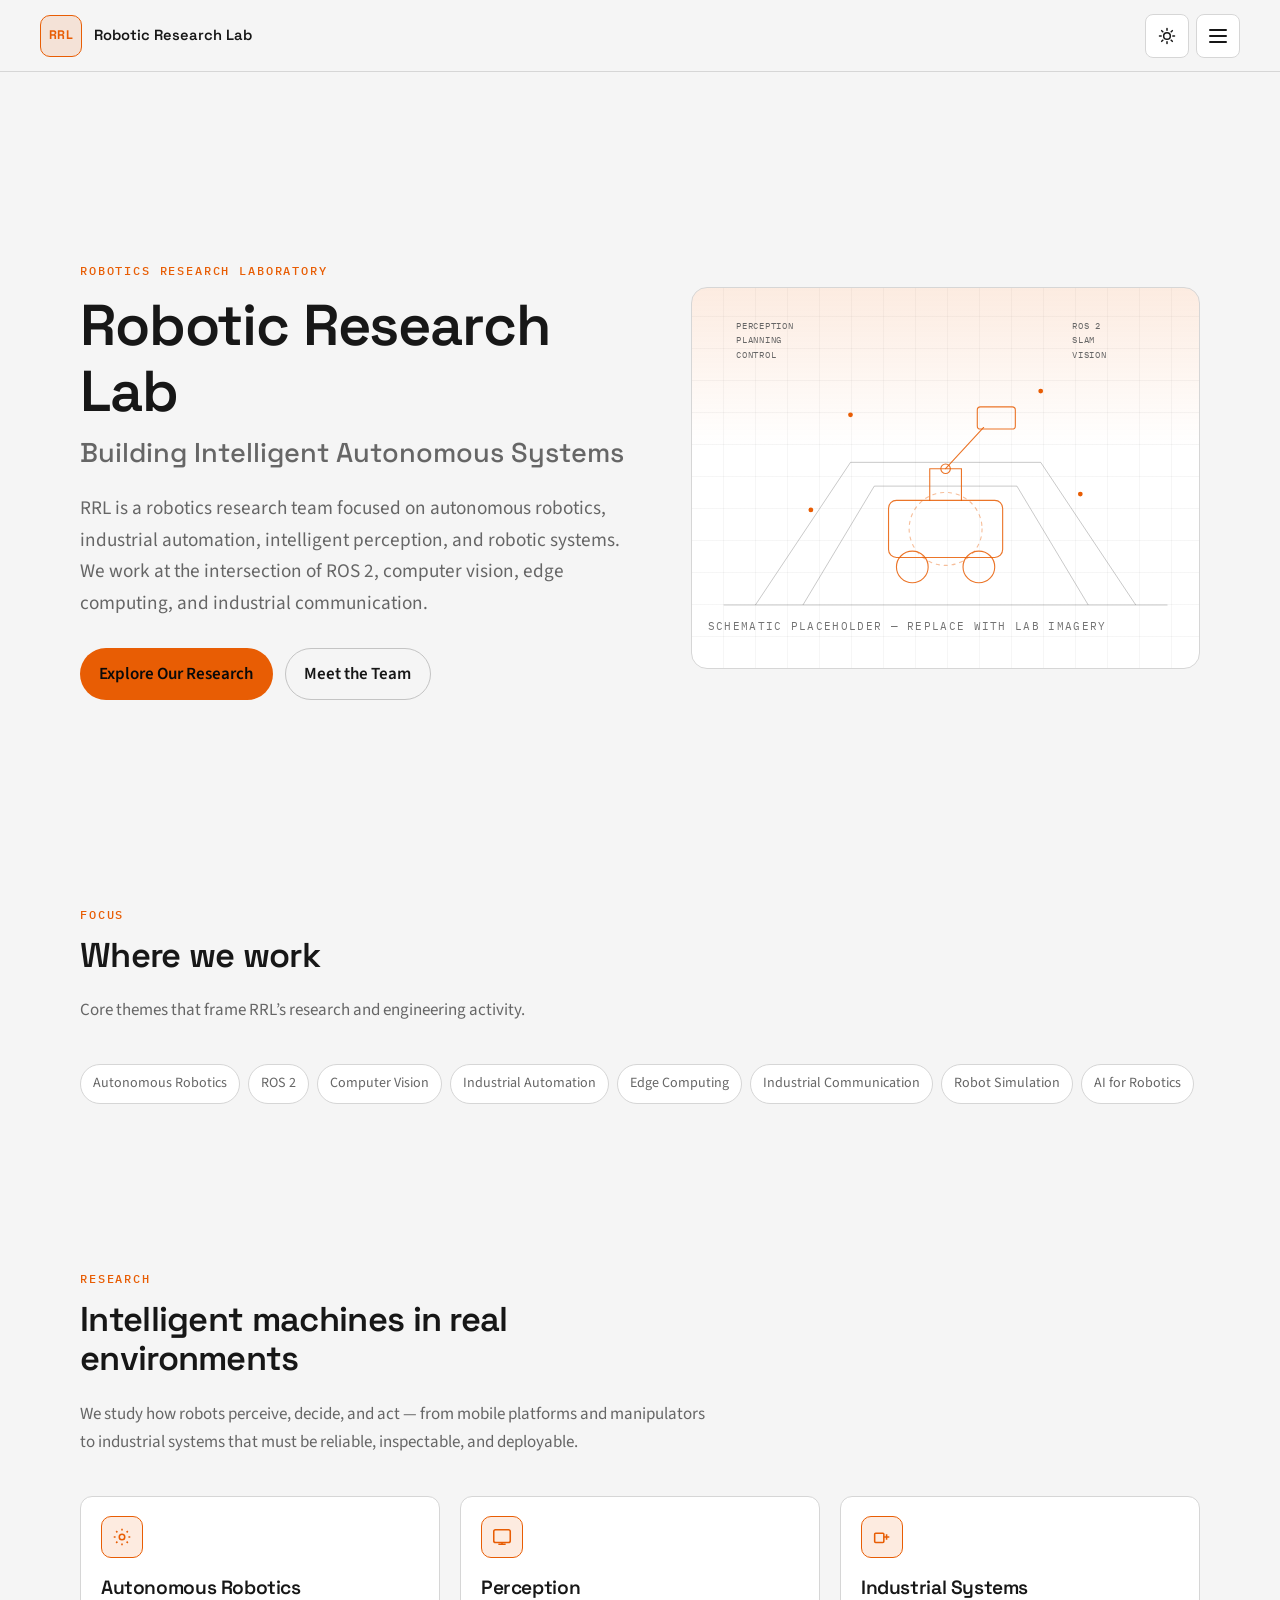
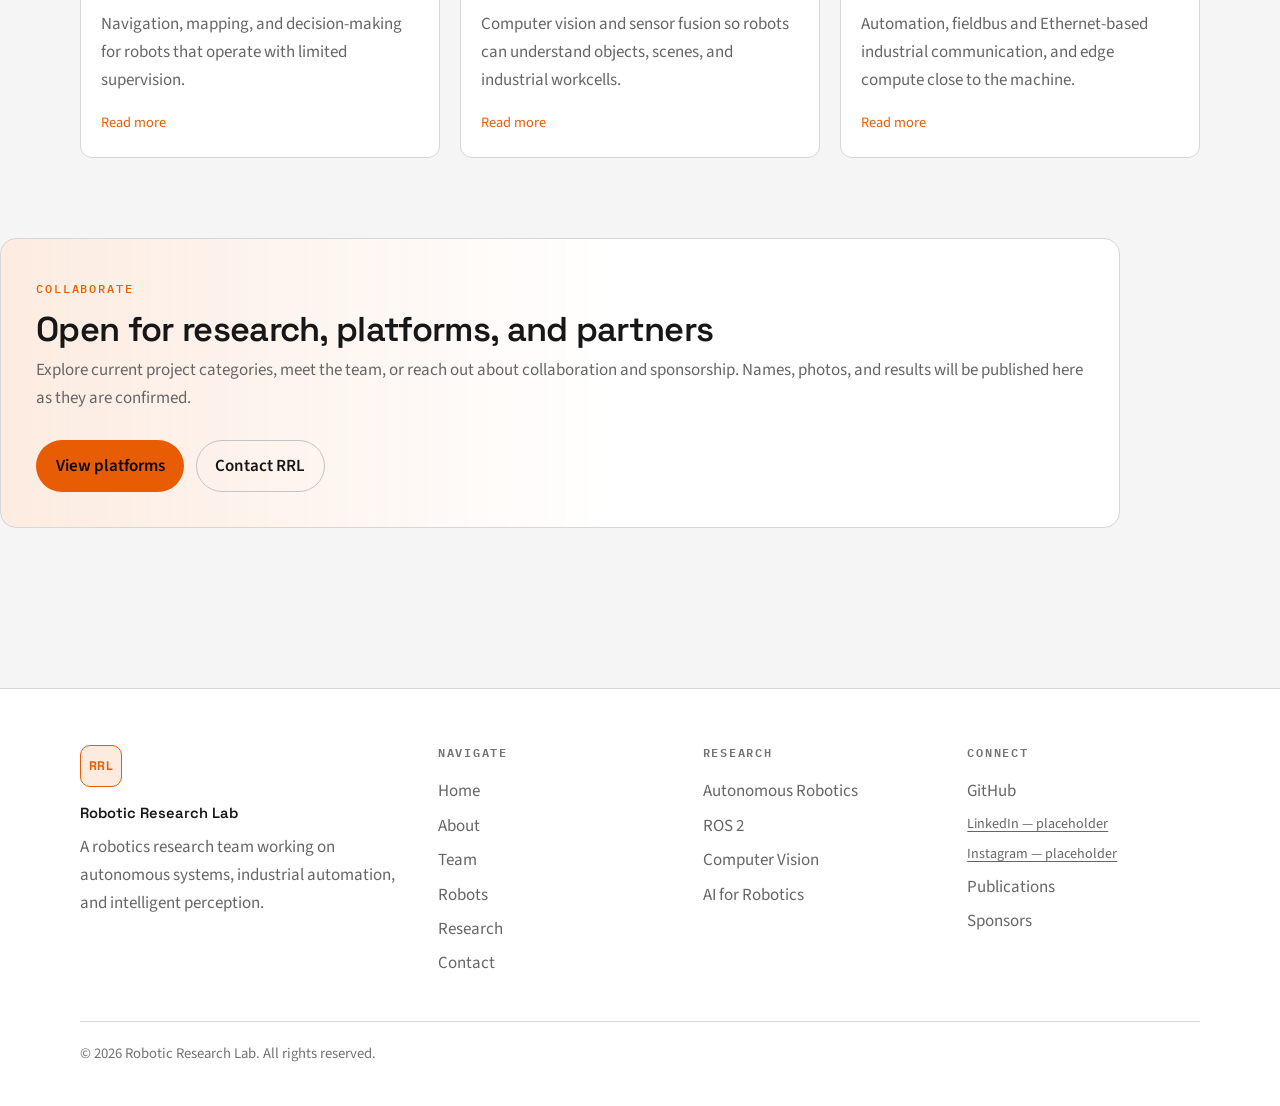
<file: index.html>
<!DOCTYPE html>
<html lang="en" data-theme="dark">
<head>
  <meta charset="UTF-8">
  <script>
    (function () {
      try {
        var stored = localStorage.getItem("theme");
        var theme;
        if (stored === "light" || stored === "dark") {
          theme = stored;
        } else if (window.matchMedia("(prefers-color-scheme: light)").matches) {
          theme = "light";
        } else {
          theme = "dark";
        }
        document.documentElement.setAttribute("data-theme", theme);
      } catch (e) {
        document.documentElement.setAttribute("data-theme", "dark");
      }
    })();
  </script>
  <meta name="viewport" content="width=device-width, initial-scale=1">
  <title>Robotic Research Lab — Building Intelligent Autonomous Systems</title>
  <meta name="description" content="Robotic Research Lab (RRL) develops autonomous robotics, industrial automation, intelligent perception, and robotic systems with ROS 2, computer vision, and edge computing.">
  <link rel="canonical" href="https://roboticresearchlab.github.io/">
  <meta property="og:type" content="website">
  <meta property="og:site_name" content="Robotic Research Lab">
  <meta property="og:title" content="Robotic Research Lab — Building Intelligent Autonomous Systems">
  <meta property="og:description" content="A robotics research team focused on autonomous robotics, industrial automation, intelligent perception, and robotic systems.">
  <meta property="og:url" content="https://roboticresearchlab.github.io/">
  <meta property="og:image" content="https://roboticresearchlab.github.io/assets/images/og-image.svg">
  <meta name="twitter:card" content="summary_large_image">
  <meta name="twitter:title" content="Robotic Research Lab">
  <meta name="twitter:description" content="Building intelligent autonomous systems.">
  <link rel="icon" href="assets/images/favicon.svg" type="image/svg+xml">
  <link rel="preconnect" href="https://fonts.googleapis.com">
  <link rel="preconnect" href="https://fonts.gstatic.com" crossorigin>
  <link href="https://fonts.googleapis.com/css2?family=IBM+Plex+Mono:wght@400;500&family=Source+Sans+3:ital,wght@0,400;0,600;0,700&family=Space+Grotesk:wght@500;600;700&display=swap" rel="stylesheet">
  <link rel="stylesheet" href="assets/css/style.css">
</head>
<body>
  <a class="skip-link" href="#main">Skip to content</a>

  <!-- Keep header markup in sync across all pages -->
  <header class="site-header">
    <div class="header-inner">
      <a class="brand" href="index.html" aria-label="Robotic Research Lab home">
        <span class="logo-mark" aria-hidden="true">RRL</span>
        <span class="logo-text">
          <span class="logo-name">Robotic Research Lab</span>
        </span>
      </a>
      <nav class="site-nav" id="site-nav" aria-label="Primary">
        <ul>
          <li><a href="index.html" aria-current="page">Home</a></li>
          <li><a href="about.html">About</a></li>
          <li><a href="team.html">Team</a></li>
          <li><a href="robots.html">Robots</a></li>
          <li><a href="research.html">Research</a></li>
          <li><a href="achievements.html">Achievements</a></li>
          <li><a href="publications.html">Publications</a></li>
          <li><a href="sponsors.html">Sponsors</a></li>
          <li><a href="contact.html">Contact</a></li>
        </ul>
      </nav>
      <div class="header-tools">
        <button class="theme-toggle" type="button" aria-label="Switch to light mode">
          <svg class="icon-sun" viewBox="0 0 24 24" fill="none" stroke="currentColor" stroke-width="1.8" stroke-linecap="round" aria-hidden="true">
            <circle cx="12" cy="12" r="4"></circle>
            <path d="M12 3v2M12 19v2M3 12h2M19 12h2M5.6 5.6l1.4 1.4M17 17l1.4 1.4M18.4 5.6 17 7M7 17l-1.4 1.4"></path>
          </svg>
          <svg class="icon-moon" viewBox="0 0 24 24" fill="none" stroke="currentColor" stroke-width="1.8" stroke-linecap="round" stroke-linejoin="round" aria-hidden="true">
            <path d="M20 14.5A8.5 8.5 0 1 1 9.5 4 7 7 0 0 0 20 14.5z"></path>
          </svg>
        </button>
        <button class="nav-toggle" type="button" aria-expanded="false" aria-controls="site-nav" aria-label="Open menu">
          <span class="nav-toggle-bars" aria-hidden="true"></span>
        </button>
      </div>
    </div>
  </header>

  <main id="main">
    <section class="hero">
      <div class="container hero-grid">
        <div>
          <p class="eyebrow">Robotics Research Laboratory</p>
          <h1>Robotic Research Lab</h1>
          <p class="tagline">Building Intelligent Autonomous Systems</p>
          <p class="lead">RRL is a robotics research team focused on autonomous robotics, industrial automation, intelligent perception, and robotic systems. We work at the intersection of ROS 2, computer vision, edge computing, and industrial communication.</p>
          <div class="btn-row">
            <a class="btn btn-primary" href="research.html">Explore Our Research</a>
            <a class="btn btn-ghost" href="team.html">Meet the Team</a>
          </div>
        </div>
        <div class="hero-visual" aria-hidden="false">
          <!-- Replace the SVG below with a lab or robot photo when available:
               <img class="hero-photo" src="assets/images/hero.jpg" alt="RRL robot platform in the laboratory"> -->
          <svg viewBox="0 0 640 480" role="img" aria-label="Technical schematic of an autonomous mobile manipulator">
            <title>Autonomous mobile manipulator schematic</title>
            <g class="hero-schematic-grid" fill="none" stroke="currentColor" stroke-opacity="0.45" stroke-width="1">
              <path d="M40 400h560"/>
              <path d="M80 400 L200 220h240L560 400"/>
              <path d="M140 400 L230 250h180L500 400"/>
            </g>
            <g class="hero-schematic-robot" fill="none" stroke="currentColor" stroke-opacity="0.85" stroke-width="1.4" stroke-linecap="round">
              <rect x="248" y="268" width="144" height="72" rx="10"/>
              <circle cx="278" cy="352" r="20"/>
              <circle cx="362" cy="352" r="20"/>
              <path d="M300 268 V228 h40 v40"/>
              <path d="M320 228 L368 176"/>
              <rect x="360" y="150" width="48" height="28" rx="4"/>
              <circle cx="320" cy="228" r="6"/>
              <circle cx="320" cy="304" r="46" stroke-dasharray="4 6" stroke-opacity="0.4"/>
            </g>
            <g class="hero-schematic-nodes" fill="currentColor">
              <circle cx="200" cy="160" r="3"/>
              <circle cx="440" cy="130" r="3"/>
              <circle cx="150" cy="280" r="3"/>
              <circle cx="490" cy="260" r="3"/>
            </g>
            <g class="hero-schematic-labels" font-family="IBM Plex Mono, ui-monospace, monospace" font-size="11" fill="currentColor" letter-spacing="0.08em">
              <text x="56" y="52">PERCEPTION</text>
              <text x="56" y="70">PLANNING</text>
              <text x="56" y="88">CONTROL</text>
              <text x="480" y="52">ROS 2</text>
              <text x="480" y="70">SLAM</text>
              <text x="480" y="88">VISION</text>
            </g>
          </svg>
          <p class="hero-caption">Schematic placeholder — replace with lab imagery</p>
        </div>
      </div>
    </section>

    <section class="section section-flush-top">
      <div class="container">
        <div class="section-header reveal">
          <p class="eyebrow">Focus</p>
          <h2>Where we work</h2>
          <p class="muted">Core themes that frame RRL’s research and engineering activity.</p>
        </div>
        <div class="chip-row reveal">
          <a class="chip" href="research.html#autonomous-robotics">Autonomous Robotics</a>
          <a class="chip" href="research.html#ros2">ROS 2</a>
          <a class="chip" href="research.html#computer-vision">Computer Vision</a>
          <a class="chip" href="research.html#industrial-automation">Industrial Automation</a>
          <a class="chip" href="research.html#edge-computing">Edge Computing</a>
          <a class="chip" href="research.html#industrial-communication">Industrial Communication</a>
          <a class="chip" href="research.html#robot-simulation">Robot Simulation</a>
          <a class="chip" href="research.html#ai-for-robotics">AI for Robotics</a>
        </div>
      </div>
    </section>

    <section class="section">
      <div class="container">
        <div class="section-header reveal">
          <p class="eyebrow">Research</p>
          <h2>Intelligent machines in real environments</h2>
          <p class="muted">We study how robots perceive, decide, and act — from mobile platforms and manipulators to industrial systems that must be reliable, inspectable, and deployable.</p>
        </div>
        <div class="grid-3">
          <article class="card research-card reveal">
            <div class="card-body">
              <div class="icon-tile" aria-hidden="true">
                <svg viewBox="0 0 24 24" fill="none" stroke="currentColor" stroke-width="1.7"><circle cx="12" cy="12" r="3"/><path d="M12 3v2M12 19v2M3 12h2M19 12h2M5.6 5.6l1.4 1.4M17 17l1.4 1.4M18.4 5.6 17 7M7 17l-1.4 1.4"/></svg>
              </div>
              <h3>Autonomous Robotics</h3>
              <p class="muted">Navigation, mapping, and decision-making for robots that operate with limited supervision.</p>
              <a class="related" href="research.html#autonomous-robotics">Read more</a>
            </div>
          </article>
          <article class="card research-card reveal">
            <div class="card-body">
              <div class="icon-tile" aria-hidden="true">
                <svg viewBox="0 0 24 24" fill="none" stroke="currentColor" stroke-width="1.7"><rect x="3" y="4" width="18" height="14" rx="2"/><path d="M8 20h8M12 18v2"/></svg>
              </div>
              <h3>Perception</h3>
              <p class="muted">Computer vision and sensor fusion so robots can understand objects, scenes, and industrial workcells.</p>
              <a class="related" href="research.html#computer-vision">Read more</a>
            </div>
          </article>
          <article class="card research-card reveal">
            <div class="card-body">
              <div class="icon-tile" aria-hidden="true">
                <svg viewBox="0 0 24 24" fill="none" stroke="currentColor" stroke-width="1.7"><rect x="4" y="8" width="10" height="10" rx="1"/><path d="M14 12h6M17 9v6"/></svg>
              </div>
              <h3>Industrial Systems</h3>
              <p class="muted">Automation, fieldbus and Ethernet-based industrial communication, and edge compute close to the machine.</p>
              <a class="related" href="research.html#industrial-automation">Read more</a>
            </div>
          </article>
        </div>
      </div>
    </section>

    <section class="section section-flush-top">
      <div class="container cta-band reveal">
        <p class="eyebrow">Collaborate</p>
        <h2>Open for research, platforms, and partners</h2>
        <p class="muted">Explore current project categories, meet the team, or reach out about collaboration and sponsorship. Names, photos, and results will be published here as they are confirmed.</p>
        <div class="btn-row">
          <a class="btn btn-primary" href="robots.html">View platforms</a>
          <a class="btn btn-ghost" href="contact.html">Contact RRL</a>
        </div>
      </div>
    </section>
  </main>

  <!-- Keep footer markup in sync across all pages -->
  <footer class="site-footer">
    <div class="container footer-grid">
      <div class="footer-brand">
        <span class="logo-mark" aria-hidden="true">RRL</span>
        <span class="logo-name">Robotic Research Lab</span>
        <p class="muted">A robotics research team working on autonomous systems, industrial automation, and intelligent perception.</p>
      </div>
      <nav class="footer-col" aria-label="Footer">
        <h2>Navigate</h2>
        <ul>
          <li><a href="index.html">Home</a></li>
          <li><a href="about.html">About</a></li>
          <li><a href="team.html">Team</a></li>
          <li><a href="robots.html">Robots</a></li>
          <li><a href="research.html">Research</a></li>
          <li><a href="contact.html">Contact</a></li>
        </ul>
      </nav>
      <nav class="footer-col" aria-label="Research areas">
        <h2>Research</h2>
        <ul>
          <li><a href="research.html#autonomous-robotics">Autonomous Robotics</a></li>
          <li><a href="research.html#ros2">ROS 2</a></li>
          <li><a href="research.html#computer-vision">Computer Vision</a></li>
          <li><a href="research.html#ai-for-robotics">AI for Robotics</a></li>
        </ul>
      </nav>
      <div class="footer-col">
        <h2>Connect</h2>
        <ul>
          <li><a href="https://github.com/RoboticResearchLab">GitHub</a></li>
          <li><span class="placeholder-link">LinkedIn — placeholder</span></li>
          <li><span class="placeholder-link">Instagram — placeholder</span></li>
          <li><a href="publications.html">Publications</a></li>
          <li><a href="sponsors.html">Sponsors</a></li>
        </ul>
      </div>
    </div>
    <div class="footer-bottom">
      <p>© 2026 Robotic Research Lab. All rights reserved.</p>
    </div>
  </footer>
  <script src="assets/js/main.js"></script>
</body>
</html>
</file>
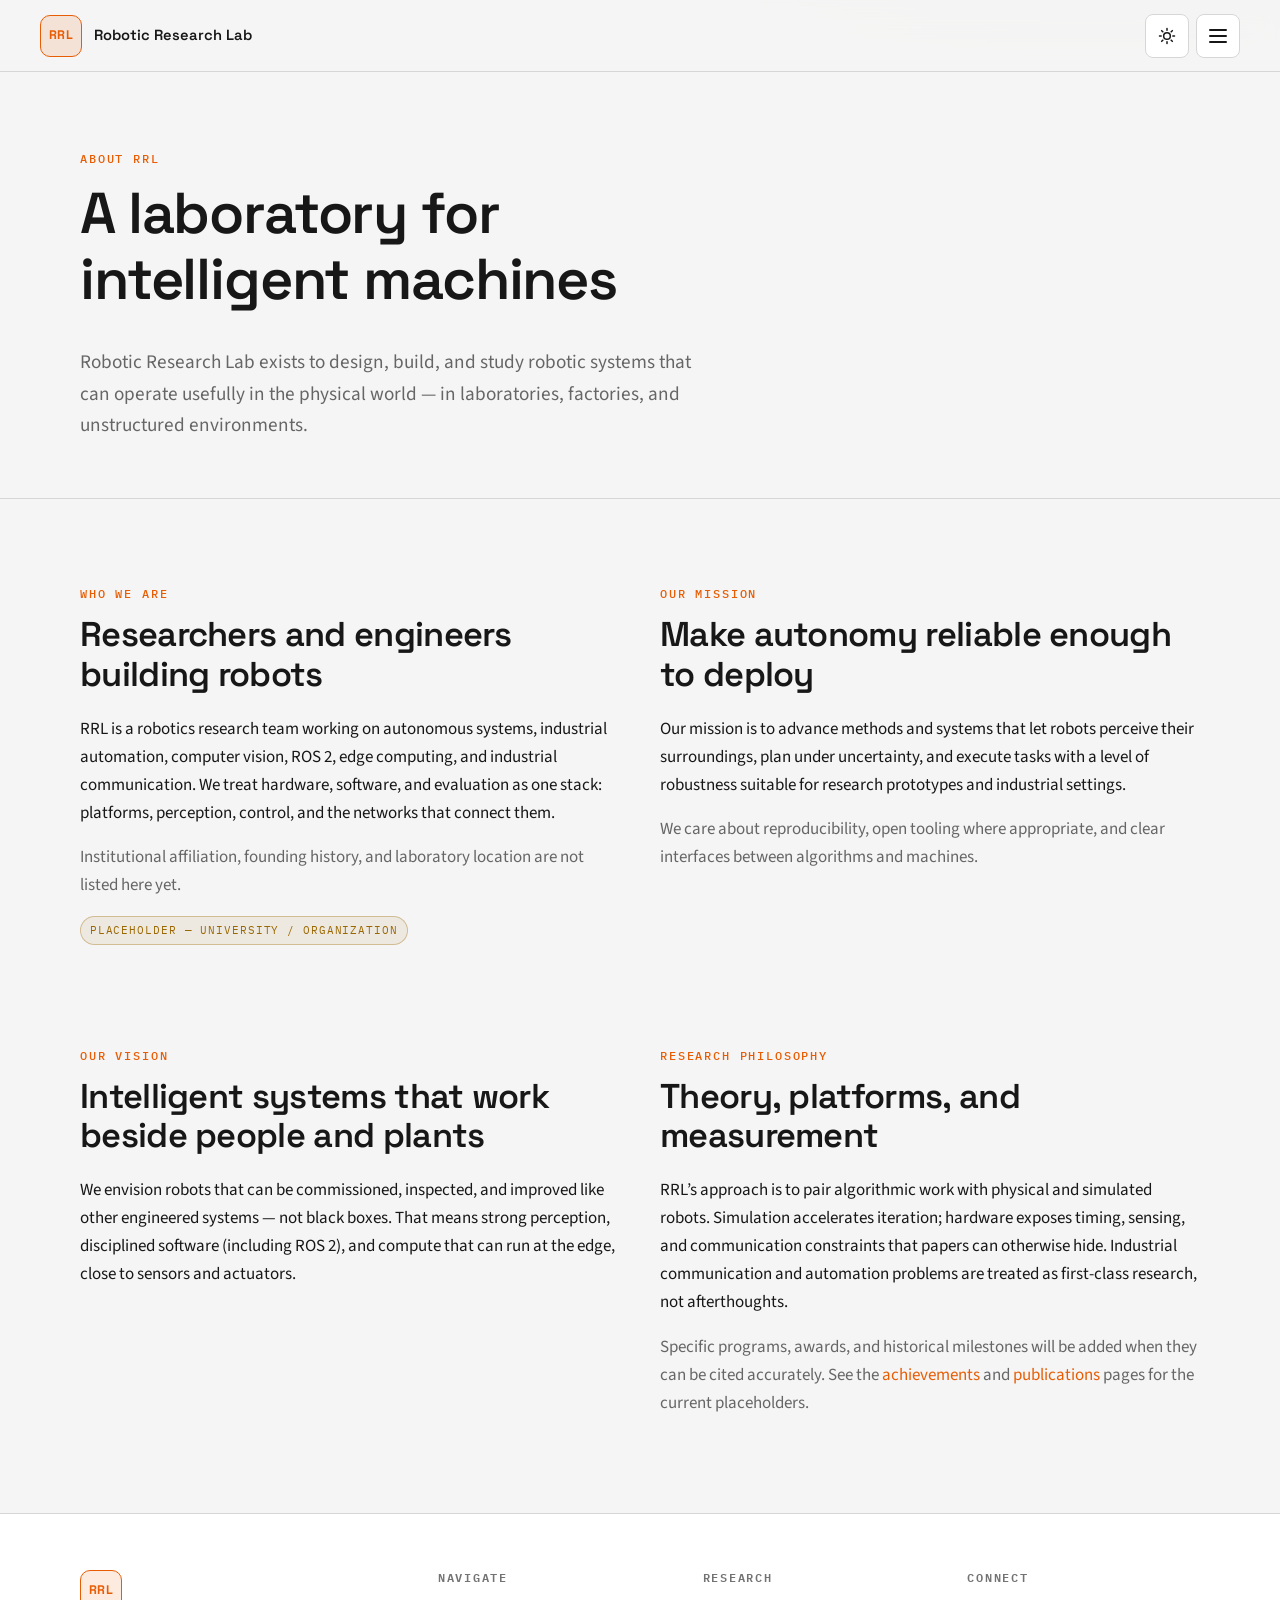
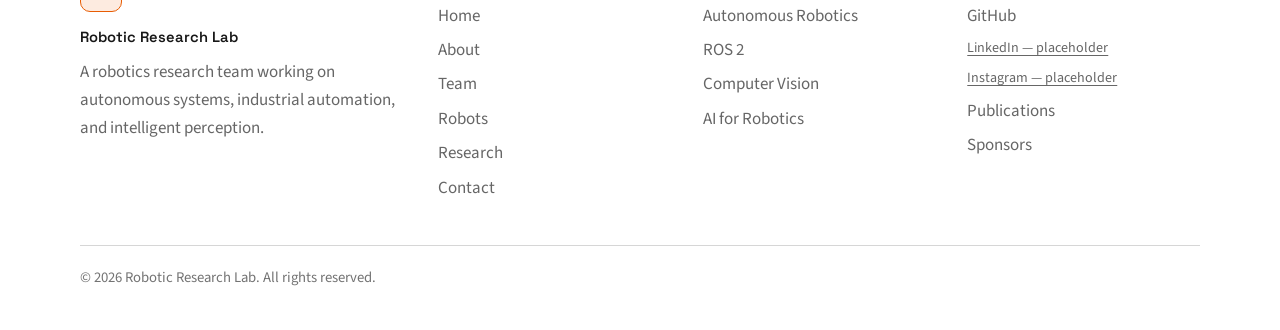
<file: about.html>
<!DOCTYPE html>
<html lang="en" data-theme="dark">
<head>
  <meta charset="UTF-8">
  <script>
    (function () {
      try {
        var stored = localStorage.getItem("theme");
        var theme;
        if (stored === "light" || stored === "dark") {
          theme = stored;
        } else if (window.matchMedia("(prefers-color-scheme: light)").matches) {
          theme = "light";
        } else {
          theme = "dark";
        }
        document.documentElement.setAttribute("data-theme", theme);
      } catch (e) {
        document.documentElement.setAttribute("data-theme", "dark");
      }
    })();
  </script>
  <meta name="viewport" content="width=device-width, initial-scale=1">
  <title>About — Robotic Research Lab</title>
  <meta name="description" content="About Robotic Research Lab (RRL): who we are, our mission, vision, and research philosophy in autonomous robotics and industrial systems.">
  <link rel="canonical" href="https://roboticresearchlab.github.io/about.html">
  <meta property="og:type" content="website">
  <meta property="og:site_name" content="Robotic Research Lab">
  <meta property="og:title" content="About — Robotic Research Lab">
  <meta property="og:description" content="Who we are, our mission, vision, and research philosophy.">
  <meta property="og:url" content="https://roboticresearchlab.github.io/about.html">
  <meta property="og:image" content="https://roboticresearchlab.github.io/assets/images/og-image.svg">
  <meta name="twitter:card" content="summary_large_image">
  <meta name="twitter:title" content="About — Robotic Research Lab">
  <meta name="twitter:description" content="Who we are, our mission, vision, and research philosophy.">
  <link rel="icon" href="assets/images/favicon.svg" type="image/svg+xml">
  <link rel="preconnect" href="https://fonts.googleapis.com">
  <link rel="preconnect" href="https://fonts.gstatic.com" crossorigin>
  <link href="https://fonts.googleapis.com/css2?family=IBM+Plex+Mono:wght@400;500&family=Source+Sans+3:ital,wght@0,400;0,600;0,700&family=Space+Grotesk:wght@500;600;700&display=swap" rel="stylesheet">
  <link rel="stylesheet" href="assets/css/style.css">
</head>
<body>
  <a class="skip-link" href="#main">Skip to content</a>
  <header class="site-header">
    <div class="header-inner">
      <a class="brand" href="index.html" aria-label="Robotic Research Lab home">
        <span class="logo-mark" aria-hidden="true">RRL</span>
        <span class="logo-text"><span class="logo-name">Robotic Research Lab</span></span>
      </a>
      <nav class="site-nav" id="site-nav" aria-label="Primary">
        <ul>
          <li><a href="index.html">Home</a></li>
          <li><a href="about.html" aria-current="page">About</a></li>
          <li><a href="team.html">Team</a></li>
          <li><a href="robots.html">Robots</a></li>
          <li><a href="research.html">Research</a></li>
          <li><a href="achievements.html">Achievements</a></li>
          <li><a href="publications.html">Publications</a></li>
          <li><a href="sponsors.html">Sponsors</a></li>
          <li><a href="contact.html">Contact</a></li>
        </ul>
      </nav>
      <div class="header-tools">
        <button class="theme-toggle" type="button" aria-label="Switch to light mode">
          <svg class="icon-sun" viewBox="0 0 24 24" fill="none" stroke="currentColor" stroke-width="1.8" stroke-linecap="round" aria-hidden="true">
            <circle cx="12" cy="12" r="4"></circle>
            <path d="M12 3v2M12 19v2M3 12h2M19 12h2M5.6 5.6l1.4 1.4M17 17l1.4 1.4M18.4 5.6 17 7M7 17l-1.4 1.4"></path>
          </svg>
          <svg class="icon-moon" viewBox="0 0 24 24" fill="none" stroke="currentColor" stroke-width="1.8" stroke-linecap="round" stroke-linejoin="round" aria-hidden="true">
            <path d="M20 14.5A8.5 8.5 0 1 1 9.5 4 7 7 0 0 0 20 14.5z"></path>
          </svg>
        </button>
        <button class="nav-toggle" type="button" aria-expanded="false" aria-controls="site-nav" aria-label="Open menu">
          <span class="nav-toggle-bars" aria-hidden="true"></span>
        </button>
      </div>
    </div>
  </header>

  <main id="main">
    <header class="page-hero">
      <div class="container">
        <p class="eyebrow">About RRL</p>
        <h1>A laboratory for intelligent machines</h1>
        <p class="lead">Robotic Research Lab exists to design, build, and study robotic systems that can operate usefully in the physical world — in laboratories, factories, and unstructured environments.</p>
      </div>
    </header>

    <section class="section">
      <div class="container split">
        <article class="reveal">
          <p class="eyebrow">Who We Are</p>
          <h2>Researchers and engineers building robots</h2>
          <p>RRL is a robotics research team working on autonomous systems, industrial automation, computer vision, ROS 2, edge computing, and industrial communication. We treat hardware, software, and evaluation as one stack: platforms, perception, control, and the networks that connect them.</p>
          <p class="muted">Institutional affiliation, founding history, and laboratory location are not listed here yet.</p>
          <p class="placeholder-note">Placeholder — university / organization</p>
        </article>
        <article class="reveal">
          <p class="eyebrow">Our Mission</p>
          <h2>Make autonomy reliable enough to deploy</h2>
          <p>Our mission is to advance methods and systems that let robots perceive their surroundings, plan under uncertainty, and execute tasks with a level of robustness suitable for research prototypes and industrial settings.</p>
          <p class="muted">We care about reproducibility, open tooling where appropriate, and clear interfaces between algorithms and machines.</p>
        </article>
      </div>
    </section>

    <section class="section section-flush-top">
      <div class="container split">
        <article class="reveal">
          <p class="eyebrow">Our Vision</p>
          <h2>Intelligent systems that work beside people and plants</h2>
          <p>We envision robots that can be commissioned, inspected, and improved like other engineered systems — not black boxes. That means strong perception, disciplined software (including ROS 2), and compute that can run at the edge, close to sensors and actuators.</p>
        </article>
        <article class="reveal">
          <p class="eyebrow">Research Philosophy</p>
          <h2>Theory, platforms, and measurement</h2>
          <p>RRL’s approach is to pair algorithmic work with physical and simulated robots. Simulation accelerates iteration; hardware exposes timing, sensing, and communication constraints that papers can otherwise hide. Industrial communication and automation problems are treated as first-class research, not afterthoughts.</p>
          <p class="muted">Specific programs, awards, and historical milestones will be added when they can be cited accurately. See the <a href="achievements.html">achievements</a> and <a href="publications.html">publications</a> pages for the current placeholders.</p>
        </article>
      </div>
    </section>
  </main>

  <footer class="site-footer">
    <div class="container footer-grid">
      <div class="footer-brand">
        <span class="logo-mark" aria-hidden="true">RRL</span>
        <span class="logo-name">Robotic Research Lab</span>
        <p class="muted">A robotics research team working on autonomous systems, industrial automation, and intelligent perception.</p>
      </div>
      <nav class="footer-col" aria-label="Footer">
        <h2>Navigate</h2>
        <ul>
          <li><a href="index.html">Home</a></li>
          <li><a href="about.html">About</a></li>
          <li><a href="team.html">Team</a></li>
          <li><a href="robots.html">Robots</a></li>
          <li><a href="research.html">Research</a></li>
          <li><a href="contact.html">Contact</a></li>
        </ul>
      </nav>
      <nav class="footer-col" aria-label="Research areas">
        <h2>Research</h2>
        <ul>
          <li><a href="research.html#autonomous-robotics">Autonomous Robotics</a></li>
          <li><a href="research.html#ros2">ROS 2</a></li>
          <li><a href="research.html#computer-vision">Computer Vision</a></li>
          <li><a href="research.html#ai-for-robotics">AI for Robotics</a></li>
        </ul>
      </nav>
      <div class="footer-col">
        <h2>Connect</h2>
        <ul>
          <li><a href="https://github.com/RoboticResearchLab">GitHub</a></li>
          <li><span class="placeholder-link">LinkedIn — placeholder</span></li>
          <li><span class="placeholder-link">Instagram — placeholder</span></li>
          <li><a href="publications.html">Publications</a></li>
          <li><a href="sponsors.html">Sponsors</a></li>
        </ul>
      </div>
    </div>
    <div class="footer-bottom">
      <p>© 2026 Robotic Research Lab. All rights reserved.</p>
    </div>
  </footer>
  <script src="assets/js/main.js"></script>
</body>
</html>
</file>
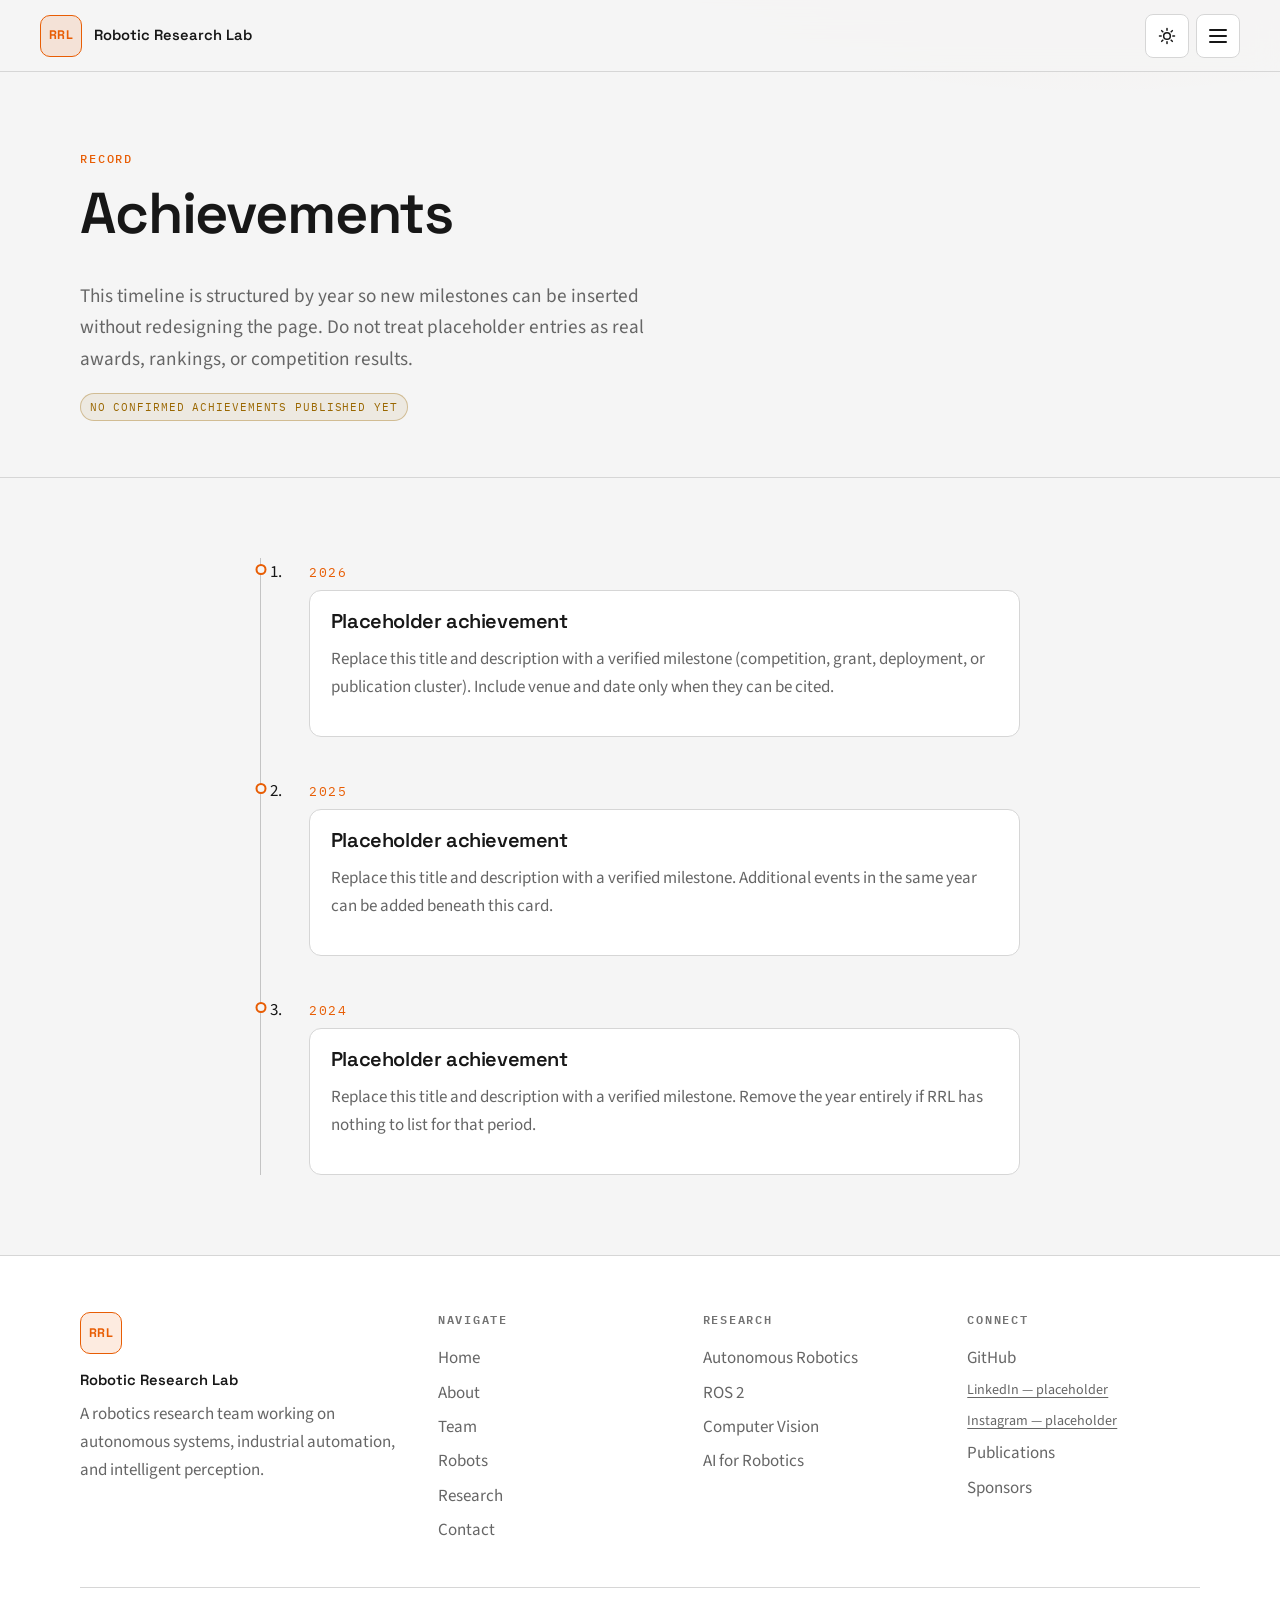
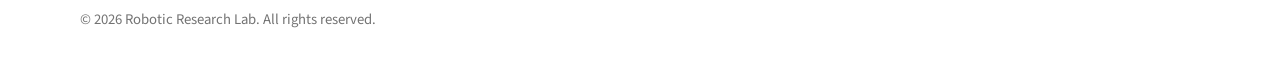
<file: achievements.html>
<!DOCTYPE html>
<html lang="en" data-theme="dark">
<head>
  <meta charset="UTF-8">
  <script>
    (function () {
      try {
        var stored = localStorage.getItem("theme");
        var theme;
        if (stored === "light" || stored === "dark") {
          theme = stored;
        } else if (window.matchMedia("(prefers-color-scheme: light)").matches) {
          theme = "light";
        } else {
          theme = "dark";
        }
        document.documentElement.setAttribute("data-theme", theme);
      } catch (e) {
        document.documentElement.setAttribute("data-theme", "dark");
      }
    })();
  </script>
  <meta name="viewport" content="width=device-width, initial-scale=1">
  <title>Achievements — Robotic Research Lab</title>
  <meta name="description" content="Timeline of Robotic Research Lab achievements. Confirmed results will replace the placeholders shown here.">
  <link rel="canonical" href="https://roboticresearchlab.github.io/achievements.html">
  <meta property="og:type" content="website">
  <meta property="og:site_name" content="Robotic Research Lab">
  <meta property="og:title" content="Achievements — Robotic Research Lab">
  <meta property="og:description" content="A year-by-year timeline of lab milestones. Entries are placeholders until confirmed.">
  <meta property="og:url" content="https://roboticresearchlab.github.io/achievements.html">
  <meta property="og:image" content="https://roboticresearchlab.github.io/assets/images/og-image.svg">
  <meta name="twitter:card" content="summary_large_image">
  <meta name="twitter:title" content="Achievements — Robotic Research Lab">
  <meta name="twitter:description" content="A year-by-year timeline of lab milestones.">
  <link rel="icon" href="assets/images/favicon.svg" type="image/svg+xml">
  <link rel="preconnect" href="https://fonts.googleapis.com">
  <link rel="preconnect" href="https://fonts.gstatic.com" crossorigin>
  <link href="https://fonts.googleapis.com/css2?family=IBM+Plex+Mono:wght@400;500&family=Source+Sans+3:ital,wght@0,400;0,600;0,700&family=Space+Grotesk:wght@500;600;700&display=swap" rel="stylesheet">
  <link rel="stylesheet" href="assets/css/style.css">
</head>
<body>
  <a class="skip-link" href="#main">Skip to content</a>
  <header class="site-header">
    <div class="header-inner">
      <a class="brand" href="index.html" aria-label="Robotic Research Lab home">
        <span class="logo-mark" aria-hidden="true">RRL</span>
        <span class="logo-text"><span class="logo-name">Robotic Research Lab</span></span>
      </a>
      <nav class="site-nav" id="site-nav" aria-label="Primary">
        <ul>
          <li><a href="index.html">Home</a></li>
          <li><a href="about.html">About</a></li>
          <li><a href="team.html">Team</a></li>
          <li><a href="robots.html">Robots</a></li>
          <li><a href="research.html">Research</a></li>
          <li><a href="achievements.html" aria-current="page">Achievements</a></li>
          <li><a href="publications.html">Publications</a></li>
          <li><a href="sponsors.html">Sponsors</a></li>
          <li><a href="contact.html">Contact</a></li>
        </ul>
      </nav>
      <div class="header-tools">
        <button class="theme-toggle" type="button" aria-label="Switch to light mode">
          <svg class="icon-sun" viewBox="0 0 24 24" fill="none" stroke="currentColor" stroke-width="1.8" stroke-linecap="round" aria-hidden="true">
            <circle cx="12" cy="12" r="4"></circle>
            <path d="M12 3v2M12 19v2M3 12h2M19 12h2M5.6 5.6l1.4 1.4M17 17l1.4 1.4M18.4 5.6 17 7M7 17l-1.4 1.4"></path>
          </svg>
          <svg class="icon-moon" viewBox="0 0 24 24" fill="none" stroke="currentColor" stroke-width="1.8" stroke-linecap="round" stroke-linejoin="round" aria-hidden="true">
            <path d="M20 14.5A8.5 8.5 0 1 1 9.5 4 7 7 0 0 0 20 14.5z"></path>
          </svg>
        </button>
        <button class="nav-toggle" type="button" aria-expanded="false" aria-controls="site-nav" aria-label="Open menu">
          <span class="nav-toggle-bars" aria-hidden="true"></span>
        </button>
      </div>
    </div>
  </header>

  <main id="main">
    <header class="page-hero">
      <div class="container">
        <p class="eyebrow">Record</p>
        <h1>Achievements</h1>
        <p class="lead">This timeline is structured by year so new milestones can be inserted without redesigning the page. Do not treat placeholder entries as real awards, rankings, or competition results.</p>
        <p class="placeholder-note">No confirmed achievements published yet</p>
      </div>
    </header>

    <section class="section">
      <div class="container">
        <ol class="timeline">
          <!-- Duplicate a .timeline-item to add a year or extra event. Keep newest years first. -->
          <li class="timeline-item reveal" id="year-2026">
            <p class="timeline-year">2026</p>
            <div class="timeline-card">
              <h2>Placeholder achievement</h2>
              <p class="muted">Replace this title and description with a verified milestone (competition, grant, deployment, or publication cluster). Include venue and date only when they can be cited.</p>
            </div>
          </li>
          <li class="timeline-item reveal" id="year-2025">
            <p class="timeline-year">2025</p>
            <div class="timeline-card">
              <h2>Placeholder achievement</h2>
              <p class="muted">Replace this title and description with a verified milestone. Additional events in the same year can be added beneath this card.</p>
            </div>
          </li>
          <li class="timeline-item reveal" id="year-2024">
            <p class="timeline-year">2024</p>
            <div class="timeline-card">
              <h2>Placeholder achievement</h2>
              <p class="muted">Replace this title and description with a verified milestone. Remove the year entirely if RRL has nothing to list for that period.</p>
            </div>
          </li>
        </ol>
      </div>
    </section>
  </main>

  <footer class="site-footer">
    <div class="container footer-grid">
      <div class="footer-brand">
        <span class="logo-mark" aria-hidden="true">RRL</span>
        <span class="logo-name">Robotic Research Lab</span>
        <p class="muted">A robotics research team working on autonomous systems, industrial automation, and intelligent perception.</p>
      </div>
      <nav class="footer-col" aria-label="Footer">
        <h2>Navigate</h2>
        <ul>
          <li><a href="index.html">Home</a></li>
          <li><a href="about.html">About</a></li>
          <li><a href="team.html">Team</a></li>
          <li><a href="robots.html">Robots</a></li>
          <li><a href="research.html">Research</a></li>
          <li><a href="contact.html">Contact</a></li>
        </ul>
      </nav>
      <nav class="footer-col" aria-label="Research areas">
        <h2>Research</h2>
        <ul>
          <li><a href="research.html#autonomous-robotics">Autonomous Robotics</a></li>
          <li><a href="research.html#ros2">ROS 2</a></li>
          <li><a href="research.html#computer-vision">Computer Vision</a></li>
          <li><a href="research.html#ai-for-robotics">AI for Robotics</a></li>
        </ul>
      </nav>
      <div class="footer-col">
        <h2>Connect</h2>
        <ul>
          <li><a href="https://github.com/RoboticResearchLab">GitHub</a></li>
          <li><span class="placeholder-link">LinkedIn — placeholder</span></li>
          <li><span class="placeholder-link">Instagram — placeholder</span></li>
          <li><a href="publications.html">Publications</a></li>
          <li><a href="sponsors.html">Sponsors</a></li>
        </ul>
      </div>
    </div>
    <div class="footer-bottom">
      <p>© 2026 Robotic Research Lab. All rights reserved.</p>
    </div>
  </footer>
  <script src="assets/js/main.js"></script>
</body>
</html>
</file>
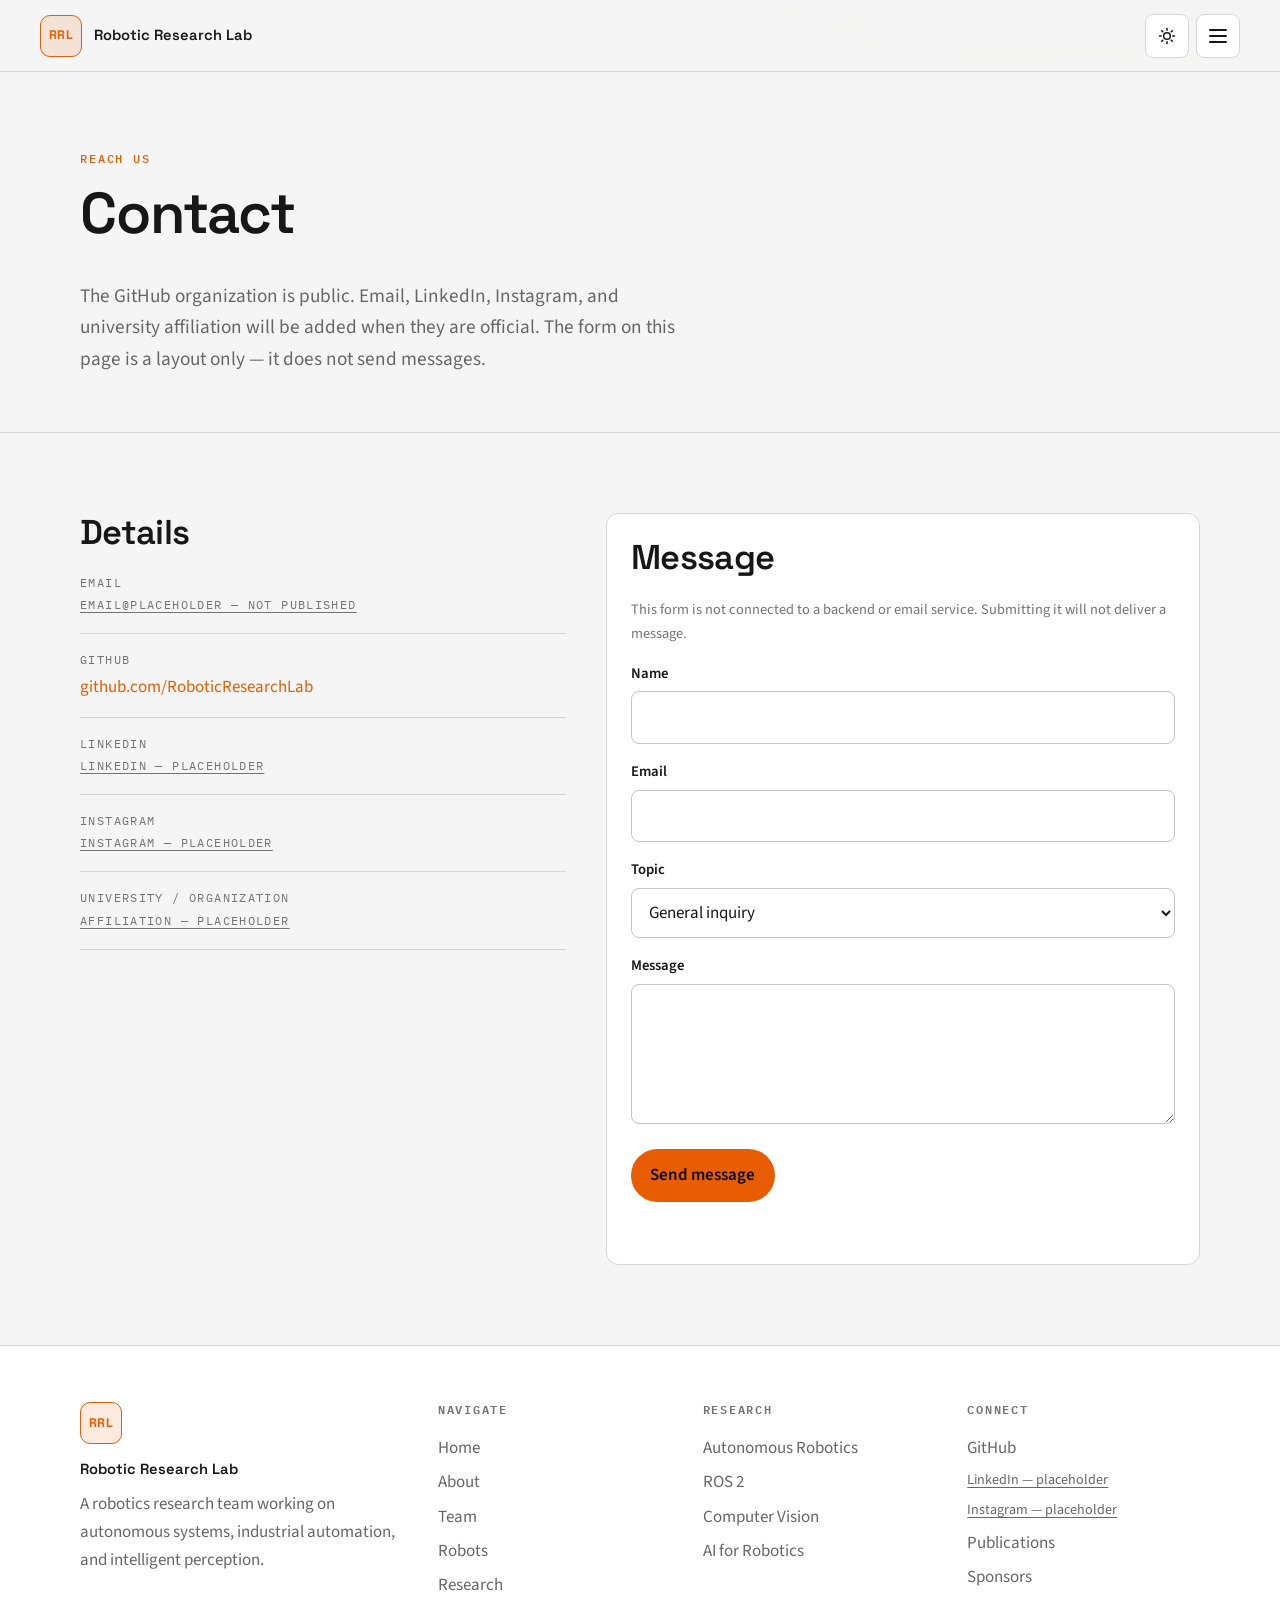
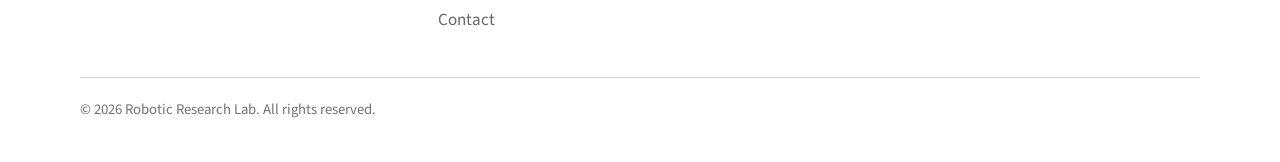
<file: contact.html>
<!DOCTYPE html>
<html lang="en" data-theme="dark">
<head>
  <meta charset="UTF-8">
  <script>
    (function () {
      try {
        var stored = localStorage.getItem("theme");
        var theme;
        if (stored === "light" || stored === "dark") {
          theme = stored;
        } else if (window.matchMedia("(prefers-color-scheme: light)").matches) {
          theme = "light";
        } else {
          theme = "dark";
        }
        document.documentElement.setAttribute("data-theme", theme);
      } catch (e) {
        document.documentElement.setAttribute("data-theme", "dark");
      }
    })();
  </script>
  <meta name="viewport" content="width=device-width, initial-scale=1">
  <title>Contact — Robotic Research Lab</title>
  <meta name="description" content="Contact Robotic Research Lab. GitHub organization is public; email and social accounts will be published when they are confirmed.">
  <link rel="canonical" href="https://roboticresearchlab.github.io/contact.html">
  <meta property="og:type" content="website">
  <meta property="og:site_name" content="Robotic Research Lab">
  <meta property="og:title" content="Contact — Robotic Research Lab">
  <meta property="og:description" content="How to reach Robotic Research Lab. Official email and social links are placeholders until confirmed.">
  <meta property="og:url" content="https://roboticresearchlab.github.io/contact.html">
  <meta property="og:image" content="https://roboticresearchlab.github.io/assets/images/og-image.svg">
  <meta name="twitter:card" content="summary_large_image">
  <meta name="twitter:title" content="Contact — Robotic Research Lab">
  <meta name="twitter:description" content="How to reach Robotic Research Lab.">
  <link rel="icon" href="assets/images/favicon.svg" type="image/svg+xml">
  <link rel="preconnect" href="https://fonts.googleapis.com">
  <link rel="preconnect" href="https://fonts.gstatic.com" crossorigin>
  <link href="https://fonts.googleapis.com/css2?family=IBM+Plex+Mono:wght@400;500&family=Source+Sans+3:ital,wght@0,400;0,600;0,700&family=Space+Grotesk:wght@500;600;700&display=swap" rel="stylesheet">
  <link rel="stylesheet" href="assets/css/style.css">
</head>
<body>
  <a class="skip-link" href="#main">Skip to content</a>
  <header class="site-header">
    <div class="header-inner">
      <a class="brand" href="index.html" aria-label="Robotic Research Lab home">
        <span class="logo-mark" aria-hidden="true">RRL</span>
        <span class="logo-text"><span class="logo-name">Robotic Research Lab</span></span>
      </a>
      <nav class="site-nav" id="site-nav" aria-label="Primary">
        <ul>
          <li><a href="index.html">Home</a></li>
          <li><a href="about.html">About</a></li>
          <li><a href="team.html">Team</a></li>
          <li><a href="robots.html">Robots</a></li>
          <li><a href="research.html">Research</a></li>
          <li><a href="achievements.html">Achievements</a></li>
          <li><a href="publications.html">Publications</a></li>
          <li><a href="sponsors.html">Sponsors</a></li>
          <li><a href="contact.html" aria-current="page">Contact</a></li>
        </ul>
      </nav>
      <div class="header-tools">
        <button class="theme-toggle" type="button" aria-label="Switch to light mode">
          <svg class="icon-sun" viewBox="0 0 24 24" fill="none" stroke="currentColor" stroke-width="1.8" stroke-linecap="round" aria-hidden="true">
            <circle cx="12" cy="12" r="4"></circle>
            <path d="M12 3v2M12 19v2M3 12h2M19 12h2M5.6 5.6l1.4 1.4M17 17l1.4 1.4M18.4 5.6 17 7M7 17l-1.4 1.4"></path>
          </svg>
          <svg class="icon-moon" viewBox="0 0 24 24" fill="none" stroke="currentColor" stroke-width="1.8" stroke-linecap="round" stroke-linejoin="round" aria-hidden="true">
            <path d="M20 14.5A8.5 8.5 0 1 1 9.5 4 7 7 0 0 0 20 14.5z"></path>
          </svg>
        </button>
        <button class="nav-toggle" type="button" aria-expanded="false" aria-controls="site-nav" aria-label="Open menu">
          <span class="nav-toggle-bars" aria-hidden="true"></span>
        </button>
      </div>
    </div>
  </header>

  <main id="main">
    <header class="page-hero">
      <div class="container">
        <p class="eyebrow">Reach us</p>
        <h1>Contact</h1>
        <p class="lead">The GitHub organization is public. Email, LinkedIn, Instagram, and university affiliation will be added when they are official. The form on this page is a layout only — it does not send messages.</p>
      </div>
    </header>

    <section class="section">
      <div class="container contact-grid">
        <div class="reveal">
          <h2>Details</h2>
          <ul class="contact-list">
            <li>
              <span>Email</span>
              <span class="placeholder-link">email@placeholder — not published</span>
            </li>
            <li>
              <span>GitHub</span>
              <a href="https://github.com/RoboticResearchLab">github.com/RoboticResearchLab</a>
            </li>
            <li>
              <span>LinkedIn</span>
              <span class="placeholder-link">LinkedIn — placeholder</span>
            </li>
            <li>
              <span>Instagram</span>
              <span class="placeholder-link">Instagram — placeholder</span>
            </li>
            <li>
              <span>University / organization</span>
              <span class="placeholder-link">Affiliation — placeholder</span>
            </li>
          </ul>
        </div>

        <div class="reveal">
          <form class="form" id="contact-form" action="#" method="post" novalidate>
            <h2>Message</h2>
            <p class="form-note">This form is not connected to a backend or email service. Submitting it will not deliver a message.</p>
            <div class="form-row">
              <label for="name">Name</label>
              <input id="name" name="name" type="text" autocomplete="name" required>
            </div>
            <div class="form-row">
              <label for="email">Email</label>
              <input id="email" name="email" type="email" autocomplete="email" required>
            </div>
            <div class="form-row">
              <label for="topic">Topic</label>
              <select id="topic" name="topic">
                <option value="general">General inquiry</option>
                <option value="research">Research collaboration</option>
                <option value="sponsor">Sponsorship</option>
                <option value="join">Joining the lab</option>
              </select>
            </div>
            <div class="form-row">
              <label for="message">Message</label>
              <textarea id="message" name="message" required></textarea>
            </div>
            <button class="btn btn-primary" type="submit">Send message</button>
            <p class="form-status" id="form-status" role="status" aria-live="polite"></p>
          </form>
        </div>
      </div>
    </section>
  </main>

  <footer class="site-footer">
    <div class="container footer-grid">
      <div class="footer-brand">
        <span class="logo-mark" aria-hidden="true">RRL</span>
        <span class="logo-name">Robotic Research Lab</span>
        <p class="muted">A robotics research team working on autonomous systems, industrial automation, and intelligent perception.</p>
      </div>
      <nav class="footer-col" aria-label="Footer">
        <h2>Navigate</h2>
        <ul>
          <li><a href="index.html">Home</a></li>
          <li><a href="about.html">About</a></li>
          <li><a href="team.html">Team</a></li>
          <li><a href="robots.html">Robots</a></li>
          <li><a href="research.html">Research</a></li>
          <li><a href="contact.html">Contact</a></li>
        </ul>
      </nav>
      <nav class="footer-col" aria-label="Research areas">
        <h2>Research</h2>
        <ul>
          <li><a href="research.html#autonomous-robotics">Autonomous Robotics</a></li>
          <li><a href="research.html#ros2">ROS 2</a></li>
          <li><a href="research.html#computer-vision">Computer Vision</a></li>
          <li><a href="research.html#ai-for-robotics">AI for Robotics</a></li>
        </ul>
      </nav>
      <div class="footer-col">
        <h2>Connect</h2>
        <ul>
          <li><a href="https://github.com/RoboticResearchLab">GitHub</a></li>
          <li><span class="placeholder-link">LinkedIn — placeholder</span></li>
          <li><span class="placeholder-link">Instagram — placeholder</span></li>
          <li><a href="publications.html">Publications</a></li>
          <li><a href="sponsors.html">Sponsors</a></li>
        </ul>
      </div>
    </div>
    <div class="footer-bottom">
      <p>© 2026 Robotic Research Lab. All rights reserved.</p>
    </div>
  </footer>
  <script src="assets/js/main.js"></script>
</body>
</html>
</file>
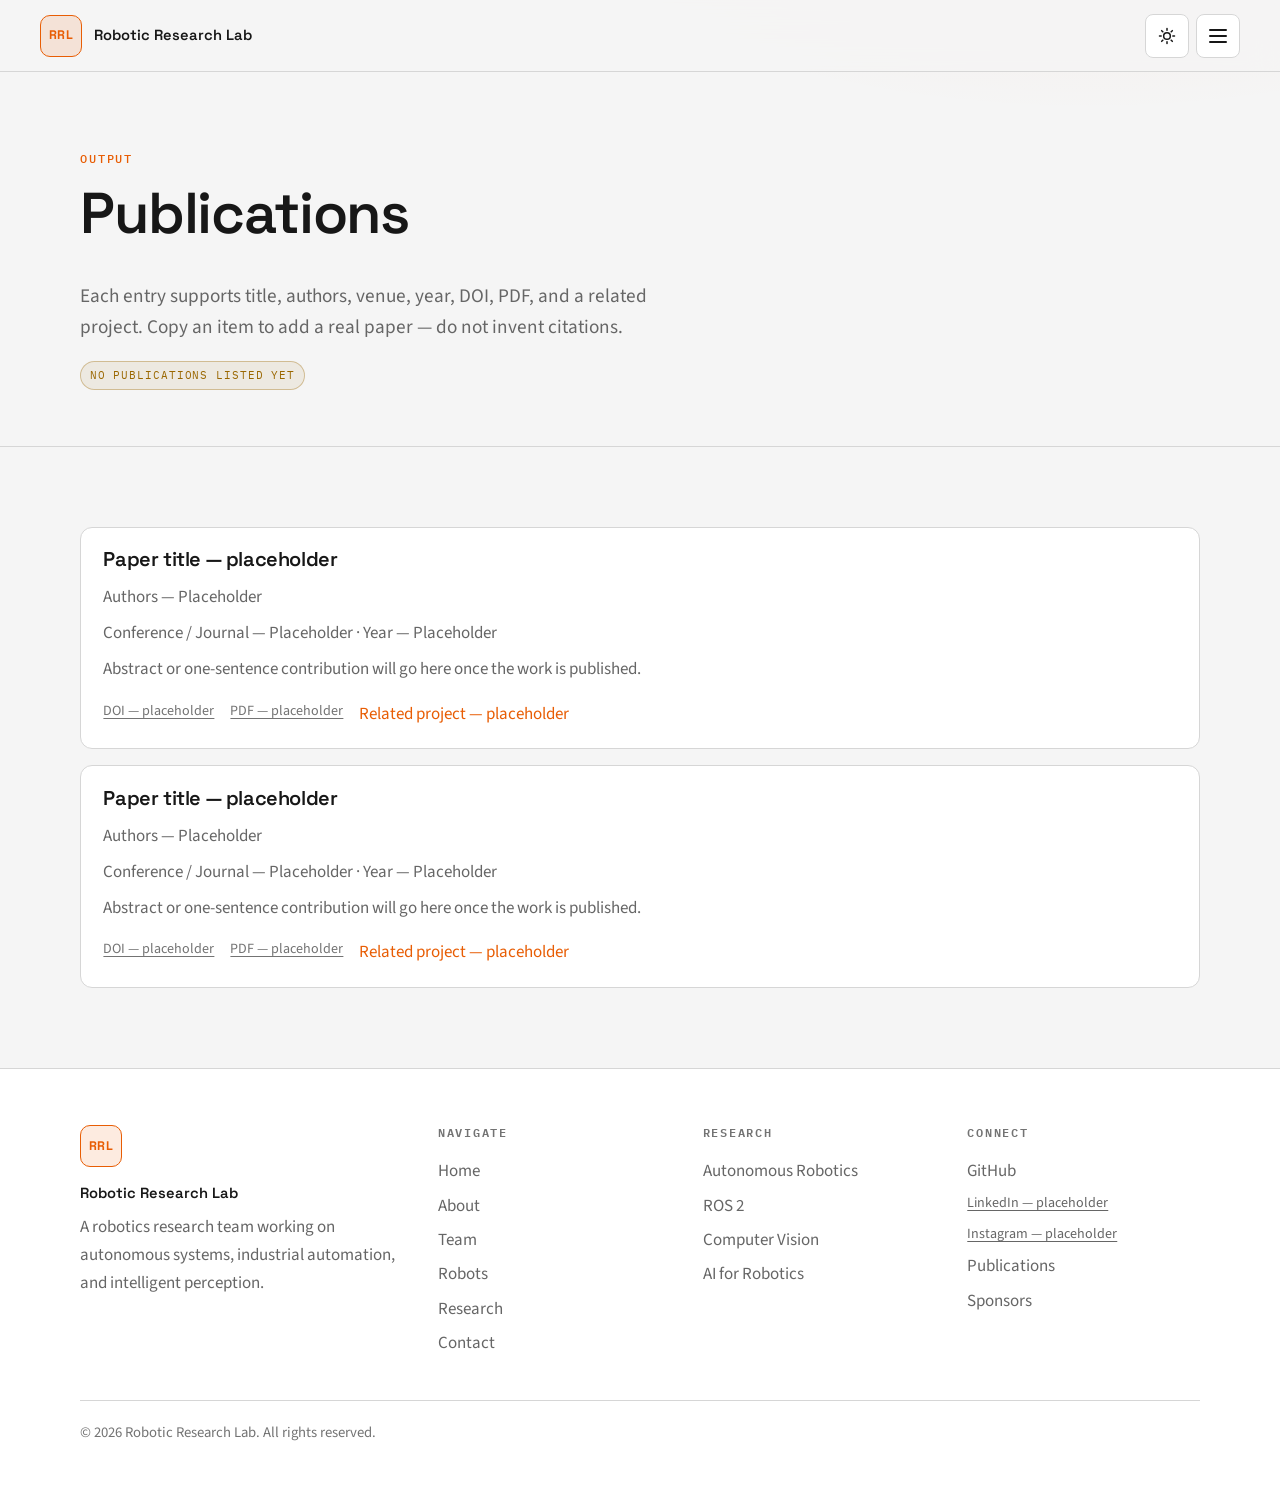
<file: publications.html>
<!DOCTYPE html>
<html lang="en" data-theme="dark">
<head>
  <meta charset="UTF-8">
  <script>
    (function () {
      try {
        var stored = localStorage.getItem("theme");
        var theme;
        if (stored === "light" || stored === "dark") {
          theme = stored;
        } else if (window.matchMedia("(prefers-color-scheme: light)").matches) {
          theme = "light";
        } else {
          theme = "dark";
        }
        document.documentElement.setAttribute("data-theme", theme);
      } catch (e) {
        document.documentElement.setAttribute("data-theme", "dark");
      }
    })();
  </script>
  <meta name="viewport" content="width=device-width, initial-scale=1">
  <title>Publications — Robotic Research Lab</title>
  <meta name="description" content="Research output from Robotic Research Lab: papers, authors, venues, DOIs, and related projects. Entries are placeholders until publications are confirmed.">
  <link rel="canonical" href="https://roboticresearchlab.github.io/publications.html">
  <meta property="og:type" content="website">
  <meta property="og:site_name" content="Robotic Research Lab">
  <meta property="og:title" content="Publications — Robotic Research Lab">
  <meta property="og:description" content="Papers, venues, DOIs, and related projects. Placeholder entries until confirmed.">
  <meta property="og:url" content="https://roboticresearchlab.github.io/publications.html">
  <meta property="og:image" content="https://roboticresearchlab.github.io/assets/images/og-image.svg">
  <meta name="twitter:card" content="summary_large_image">
  <meta name="twitter:title" content="Publications — Robotic Research Lab">
  <meta name="twitter:description" content="Research output from Robotic Research Lab.">
  <link rel="icon" href="assets/images/favicon.svg" type="image/svg+xml">
  <link rel="preconnect" href="https://fonts.googleapis.com">
  <link rel="preconnect" href="https://fonts.gstatic.com" crossorigin>
  <link href="https://fonts.googleapis.com/css2?family=IBM+Plex+Mono:wght@400;500&family=Source+Sans+3:ital,wght@0,400;0,600;0,700&family=Space+Grotesk:wght@500;600;700&display=swap" rel="stylesheet">
  <link rel="stylesheet" href="assets/css/style.css">
</head>
<body>
  <a class="skip-link" href="#main">Skip to content</a>
  <header class="site-header">
    <div class="header-inner">
      <a class="brand" href="index.html" aria-label="Robotic Research Lab home">
        <span class="logo-mark" aria-hidden="true">RRL</span>
        <span class="logo-text"><span class="logo-name">Robotic Research Lab</span></span>
      </a>
      <nav class="site-nav" id="site-nav" aria-label="Primary">
        <ul>
          <li><a href="index.html">Home</a></li>
          <li><a href="about.html">About</a></li>
          <li><a href="team.html">Team</a></li>
          <li><a href="robots.html">Robots</a></li>
          <li><a href="research.html">Research</a></li>
          <li><a href="achievements.html">Achievements</a></li>
          <li><a href="publications.html" aria-current="page">Publications</a></li>
          <li><a href="sponsors.html">Sponsors</a></li>
          <li><a href="contact.html">Contact</a></li>
        </ul>
      </nav>
      <div class="header-tools">
        <button class="theme-toggle" type="button" aria-label="Switch to light mode">
          <svg class="icon-sun" viewBox="0 0 24 24" fill="none" stroke="currentColor" stroke-width="1.8" stroke-linecap="round" aria-hidden="true">
            <circle cx="12" cy="12" r="4"></circle>
            <path d="M12 3v2M12 19v2M3 12h2M19 12h2M5.6 5.6l1.4 1.4M17 17l1.4 1.4M18.4 5.6 17 7M7 17l-1.4 1.4"></path>
          </svg>
          <svg class="icon-moon" viewBox="0 0 24 24" fill="none" stroke="currentColor" stroke-width="1.8" stroke-linecap="round" stroke-linejoin="round" aria-hidden="true">
            <path d="M20 14.5A8.5 8.5 0 1 1 9.5 4 7 7 0 0 0 20 14.5z"></path>
          </svg>
        </button>
        <button class="nav-toggle" type="button" aria-expanded="false" aria-controls="site-nav" aria-label="Open menu">
          <span class="nav-toggle-bars" aria-hidden="true"></span>
        </button>
      </div>
    </div>
  </header>

  <main id="main">
    <header class="page-hero">
      <div class="container">
        <p class="eyebrow">Output</p>
        <h1>Publications</h1>
        <p class="lead">Each entry supports title, authors, venue, year, DOI, PDF, and a related project. Copy an item to add a real paper — do not invent citations.</p>
        <p class="placeholder-note">No publications listed yet</p>
      </div>
    </header>

    <section class="section">
      <div class="container">
        <div class="pub-list">
          <!-- Duplicate .pub-item for each paper. Newest first is recommended. -->
          <article class="pub-item reveal">
            <h2>Paper title — placeholder</h2>
            <p class="pub-meta">Authors — Placeholder</p>
            <p class="pub-meta">Conference / Journal — Placeholder · Year — Placeholder</p>
            <p class="muted">Abstract or one-sentence contribution will go here once the work is published.</p>
            <div class="pub-links">
              <span class="placeholder-link">DOI — placeholder</span>
              <span class="placeholder-link">PDF — placeholder</span>
              <a href="robots.html">Related project — placeholder</a>
            </div>
          </article>
          <article class="pub-item reveal">
            <h2>Paper title — placeholder</h2>
            <p class="pub-meta">Authors — Placeholder</p>
            <p class="pub-meta">Conference / Journal — Placeholder · Year — Placeholder</p>
            <p class="muted">Abstract or one-sentence contribution will go here once the work is published.</p>
            <div class="pub-links">
              <span class="placeholder-link">DOI — placeholder</span>
              <span class="placeholder-link">PDF — placeholder</span>
              <a href="research.html">Related project — placeholder</a>
            </div>
          </article>
        </div>
      </div>
    </section>
  </main>

  <footer class="site-footer">
    <div class="container footer-grid">
      <div class="footer-brand">
        <span class="logo-mark" aria-hidden="true">RRL</span>
        <span class="logo-name">Robotic Research Lab</span>
        <p class="muted">A robotics research team working on autonomous systems, industrial automation, and intelligent perception.</p>
      </div>
      <nav class="footer-col" aria-label="Footer">
        <h2>Navigate</h2>
        <ul>
          <li><a href="index.html">Home</a></li>
          <li><a href="about.html">About</a></li>
          <li><a href="team.html">Team</a></li>
          <li><a href="robots.html">Robots</a></li>
          <li><a href="research.html">Research</a></li>
          <li><a href="contact.html">Contact</a></li>
        </ul>
      </nav>
      <nav class="footer-col" aria-label="Research areas">
        <h2>Research</h2>
        <ul>
          <li><a href="research.html#autonomous-robotics">Autonomous Robotics</a></li>
          <li><a href="research.html#ros2">ROS 2</a></li>
          <li><a href="research.html#computer-vision">Computer Vision</a></li>
          <li><a href="research.html#ai-for-robotics">AI for Robotics</a></li>
        </ul>
      </nav>
      <div class="footer-col">
        <h2>Connect</h2>
        <ul>
          <li><a href="https://github.com/RoboticResearchLab">GitHub</a></li>
          <li><span class="placeholder-link">LinkedIn — placeholder</span></li>
          <li><span class="placeholder-link">Instagram — placeholder</span></li>
          <li><a href="publications.html">Publications</a></li>
          <li><a href="sponsors.html">Sponsors</a></li>
        </ul>
      </div>
    </div>
    <div class="footer-bottom">
      <p>© 2026 Robotic Research Lab. All rights reserved.</p>
    </div>
  </footer>
  <script src="assets/js/main.js"></script>
</body>
</html>
</file>
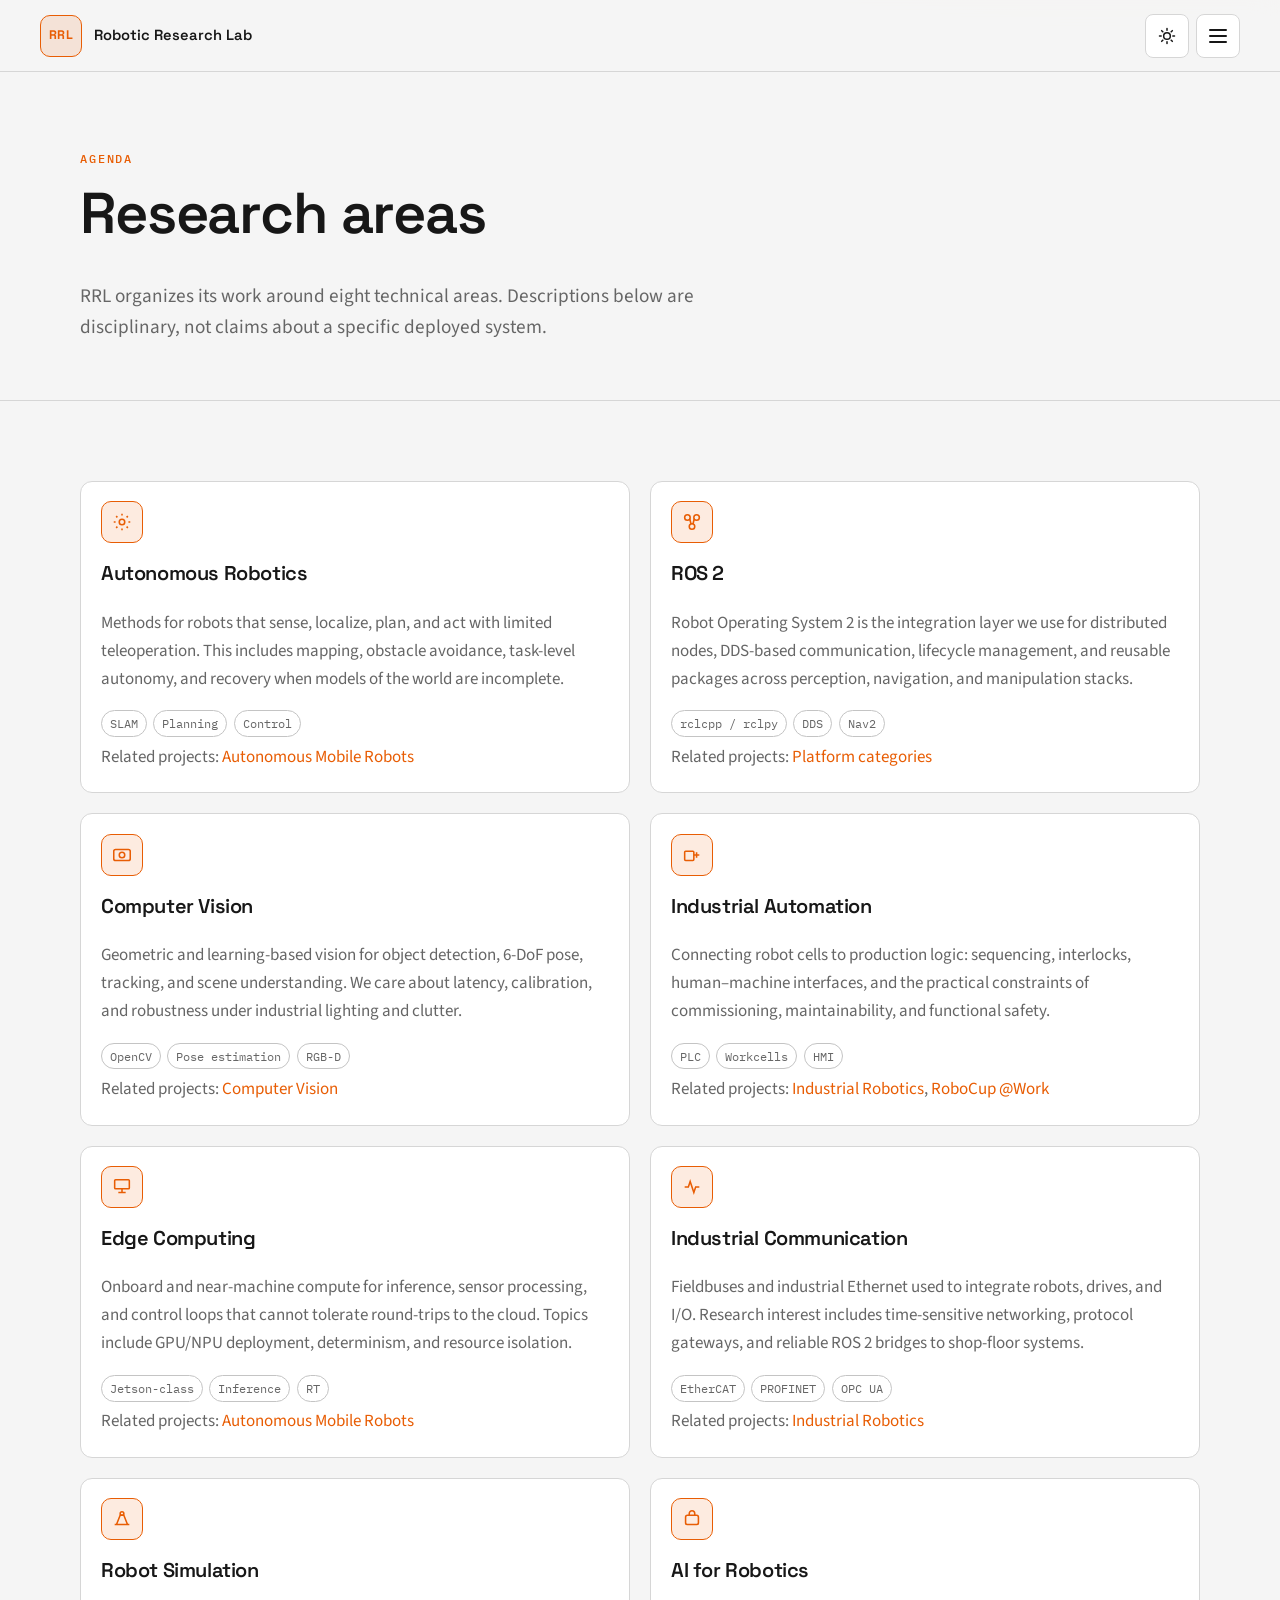
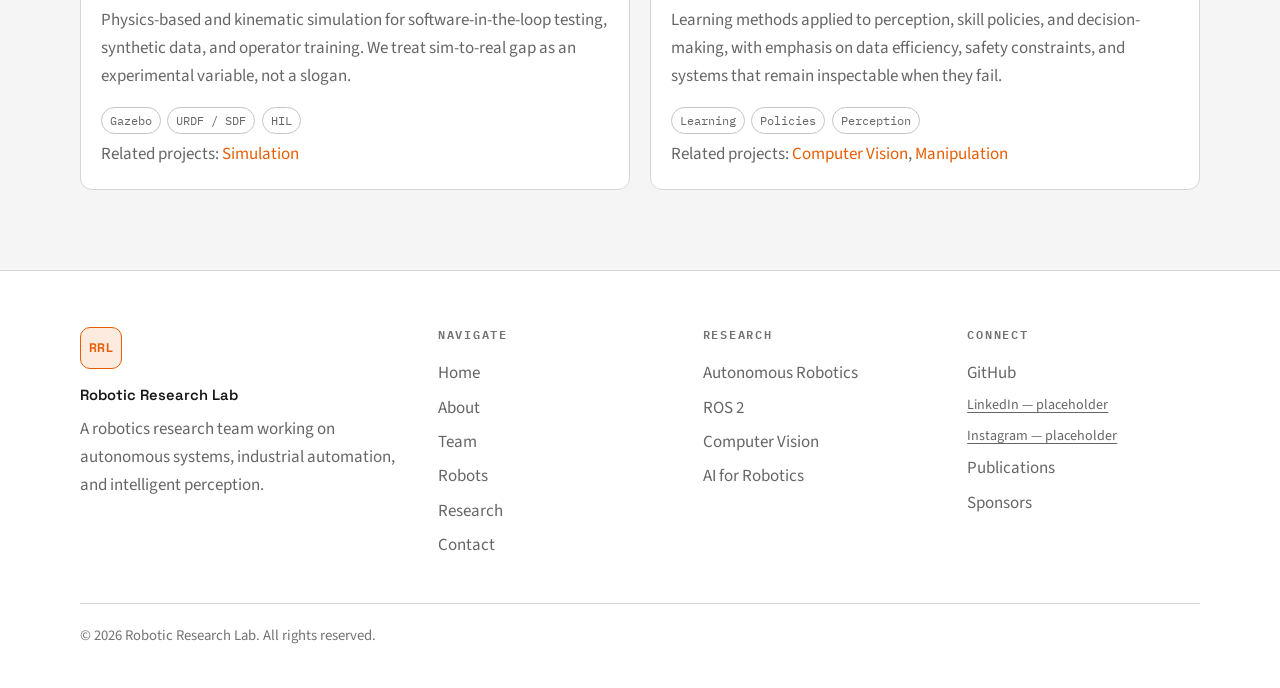
<file: research.html>
<!DOCTYPE html>
<html lang="en" data-theme="dark">
<head>
  <meta charset="UTF-8">
  <script>
    (function () {
      try {
        var stored = localStorage.getItem("theme");
        var theme;
        if (stored === "light" || stored === "dark") {
          theme = stored;
        } else if (window.matchMedia("(prefers-color-scheme: light)").matches) {
          theme = "light";
        } else {
          theme = "dark";
        }
        document.documentElement.setAttribute("data-theme", theme);
      } catch (e) {
        document.documentElement.setAttribute("data-theme", "dark");
      }
    })();
  </script>
  <meta name="viewport" content="width=device-width, initial-scale=1">
  <title>Research — Robotic Research Lab</title>
  <meta name="description" content="Research areas at Robotic Research Lab: autonomous robotics, ROS 2, computer vision, industrial automation, edge computing, industrial communication, simulation, and AI.">
  <link rel="canonical" href="https://roboticresearchlab.github.io/research.html">
  <meta property="og:type" content="website">
  <meta property="og:site_name" content="Robotic Research Lab">
  <meta property="og:title" content="Research — Robotic Research Lab">
  <meta property="og:description" content="Eight research areas spanning autonomy, ROS 2, vision, industry, and AI.">
  <meta property="og:url" content="https://roboticresearchlab.github.io/research.html">
  <meta property="og:image" content="https://roboticresearchlab.github.io/assets/images/og-image.svg">
  <meta name="twitter:card" content="summary_large_image">
  <meta name="twitter:title" content="Research — Robotic Research Lab">
  <meta name="twitter:description" content="Eight research areas spanning autonomy, ROS 2, vision, industry, and AI.">
  <link rel="icon" href="assets/images/favicon.svg" type="image/svg+xml">
  <link rel="preconnect" href="https://fonts.googleapis.com">
  <link rel="preconnect" href="https://fonts.gstatic.com" crossorigin>
  <link href="https://fonts.googleapis.com/css2?family=IBM+Plex+Mono:wght@400;500&family=Source+Sans+3:ital,wght@0,400;0,600;0,700&family=Space+Grotesk:wght@500;600;700&display=swap" rel="stylesheet">
  <link rel="stylesheet" href="assets/css/style.css">
</head>
<body>
  <a class="skip-link" href="#main">Skip to content</a>
  <header class="site-header">
    <div class="header-inner">
      <a class="brand" href="index.html" aria-label="Robotic Research Lab home">
        <span class="logo-mark" aria-hidden="true">RRL</span>
        <span class="logo-text"><span class="logo-name">Robotic Research Lab</span></span>
      </a>
      <nav class="site-nav" id="site-nav" aria-label="Primary">
        <ul>
          <li><a href="index.html">Home</a></li>
          <li><a href="about.html">About</a></li>
          <li><a href="team.html">Team</a></li>
          <li><a href="robots.html">Robots</a></li>
          <li><a href="research.html" aria-current="page">Research</a></li>
          <li><a href="achievements.html">Achievements</a></li>
          <li><a href="publications.html">Publications</a></li>
          <li><a href="sponsors.html">Sponsors</a></li>
          <li><a href="contact.html">Contact</a></li>
        </ul>
      </nav>
      <div class="header-tools">
        <button class="theme-toggle" type="button" aria-label="Switch to light mode">
          <svg class="icon-sun" viewBox="0 0 24 24" fill="none" stroke="currentColor" stroke-width="1.8" stroke-linecap="round" aria-hidden="true">
            <circle cx="12" cy="12" r="4"></circle>
            <path d="M12 3v2M12 19v2M3 12h2M19 12h2M5.6 5.6l1.4 1.4M17 17l1.4 1.4M18.4 5.6 17 7M7 17l-1.4 1.4"></path>
          </svg>
          <svg class="icon-moon" viewBox="0 0 24 24" fill="none" stroke="currentColor" stroke-width="1.8" stroke-linecap="round" stroke-linejoin="round" aria-hidden="true">
            <path d="M20 14.5A8.5 8.5 0 1 1 9.5 4 7 7 0 0 0 20 14.5z"></path>
          </svg>
        </button>
        <button class="nav-toggle" type="button" aria-expanded="false" aria-controls="site-nav" aria-label="Open menu">
          <span class="nav-toggle-bars" aria-hidden="true"></span>
        </button>
      </div>
    </div>
  </header>

  <main id="main">
    <header class="page-hero">
      <div class="container">
        <p class="eyebrow">Agenda</p>
        <h1>Research areas</h1>
        <p class="lead">RRL organizes its work around eight technical areas. Descriptions below are disciplinary, not claims about a specific deployed system.</p>
      </div>
    </header>

    <section class="section">
      <div class="container">
        <div class="grid-2">
          <article class="card research-card reveal" id="autonomous-robotics">
            <div class="card-body">
              <div class="icon-tile" aria-hidden="true">
                <svg viewBox="0 0 24 24" fill="none" stroke="currentColor" stroke-width="1.7"><circle cx="12" cy="12" r="3"/><path d="M12 3v2M12 19v2M3 12h2M19 12h2M5.6 5.6l1.4 1.4M17 17l1.4 1.4M18.4 5.6 17 7M7 17l-1.4 1.4"/></svg>
              </div>
              <h2>Autonomous Robotics</h2>
              <p class="muted">Methods for robots that sense, localize, plan, and act with limited teleoperation. This includes mapping, obstacle avoidance, task-level autonomy, and recovery when models of the world are incomplete.</p>
              <div class="tags">
                <span class="tag">SLAM</span>
                <span class="tag">Planning</span>
                <span class="tag">Control</span>
              </div>
              <p class="meta">Related projects: <a href="robots.html#autonomous-mobile-robots">Autonomous Mobile Robots</a></p>
            </div>
          </article>

          <article class="card research-card reveal" id="ros2">
            <div class="card-body">
              <div class="icon-tile" aria-hidden="true">
                <svg viewBox="0 0 24 24" fill="none" stroke="currentColor" stroke-width="1.7"><circle cx="7" cy="7" r="3"/><circle cx="17" cy="7" r="3"/><circle cx="12" cy="17" r="3"/><path d="M9.5 8.5 11 14.5M14.5 8.5 13 14.5"/></svg>
              </div>
              <h2>ROS 2</h2>
              <p class="muted">Robot Operating System 2 is the integration layer we use for distributed nodes, DDS-based communication, lifecycle management, and reusable packages across perception, navigation, and manipulation stacks.</p>
              <div class="tags">
                <span class="tag">rclcpp / rclpy</span>
                <span class="tag">DDS</span>
                <span class="tag">Nav2</span>
              </div>
              <p class="meta">Related projects: <a href="robots.html">Platform categories</a></p>
            </div>
          </article>

          <article class="card research-card reveal" id="computer-vision">
            <div class="card-body">
              <div class="icon-tile" aria-hidden="true">
                <svg viewBox="0 0 24 24" fill="none" stroke="currentColor" stroke-width="1.7"><rect x="3" y="6" width="18" height="12" rx="2"/><circle cx="12" cy="12" r="3"/></svg>
              </div>
              <h2>Computer Vision</h2>
              <p class="muted">Geometric and learning-based vision for object detection, 6-DoF pose, tracking, and scene understanding. We care about latency, calibration, and robustness under industrial lighting and clutter.</p>
              <div class="tags">
                <span class="tag">OpenCV</span>
                <span class="tag">Pose estimation</span>
                <span class="tag">RGB-D</span>
              </div>
              <p class="meta">Related projects: <a href="robots.html#computer-vision-projects">Computer Vision</a></p>
            </div>
          </article>

          <article class="card research-card reveal" id="industrial-automation">
            <div class="card-body">
              <div class="icon-tile" aria-hidden="true">
                <svg viewBox="0 0 24 24" fill="none" stroke="currentColor" stroke-width="1.7"><rect x="4" y="8" width="10" height="10" rx="1"/><path d="M14 12h6M17 9v6"/></svg>
              </div>
              <h2>Industrial Automation</h2>
              <p class="muted">Connecting robot cells to production logic: sequencing, interlocks, human–machine interfaces, and the practical constraints of commissioning, maintainability, and functional safety.</p>
              <div class="tags">
                <span class="tag">PLC</span>
                <span class="tag">Workcells</span>
                <span class="tag">HMI</span>
              </div>
              <p class="meta">Related projects: <a href="robots.html#industrial-robotics">Industrial Robotics</a>, <a href="robots.html#robocup-at-work">RoboCup @Work</a></p>
            </div>
          </article>

          <article class="card research-card reveal" id="edge-computing">
            <div class="card-body">
              <div class="icon-tile" aria-hidden="true">
                <svg viewBox="0 0 24 24" fill="none" stroke="currentColor" stroke-width="1.7"><rect x="4" y="4" width="16" height="10" rx="1"/><path d="M8 18h8M12 14v4"/></svg>
              </div>
              <h2>Edge Computing</h2>
              <p class="muted">Onboard and near-machine compute for inference, sensor processing, and control loops that cannot tolerate round-trips to the cloud. Topics include GPU/NPU deployment, determinism, and resource isolation.</p>
              <div class="tags">
                <span class="tag">Jetson-class</span>
                <span class="tag">Inference</span>
                <span class="tag">RT</span>
              </div>
              <p class="meta">Related projects: <a href="robots.html#autonomous-mobile-robots">Autonomous Mobile Robots</a></p>
            </div>
          </article>

          <article class="card research-card reveal" id="industrial-communication">
            <div class="card-body">
              <div class="icon-tile" aria-hidden="true">
                <svg viewBox="0 0 24 24" fill="none" stroke="currentColor" stroke-width="1.7"><path d="M4 12h4l2-6 4 12 2-6h4"/></svg>
              </div>
              <h2>Industrial Communication</h2>
              <p class="muted">Fieldbuses and industrial Ethernet used to integrate robots, drives, and I/O. Research interest includes time-sensitive networking, protocol gateways, and reliable ROS 2 bridges to shop-floor systems.</p>
              <div class="tags">
                <span class="tag">EtherCAT</span>
                <span class="tag">PROFINET</span>
                <span class="tag">OPC UA</span>
              </div>
              <p class="meta">Related projects: <a href="robots.html#industrial-robotics">Industrial Robotics</a></p>
            </div>
          </article>

          <article class="card research-card reveal" id="robot-simulation">
            <div class="card-body">
              <div class="icon-tile" aria-hidden="true">
                <svg viewBox="0 0 24 24" fill="none" stroke="currentColor" stroke-width="1.7"><path d="M4 18h16M6 18 10 8h4l4 10"/><circle cx="12" cy="6" r="2"/></svg>
              </div>
              <h2>Robot Simulation</h2>
              <p class="muted">Physics-based and kinematic simulation for software-in-the-loop testing, synthetic data, and operator training. We treat sim-to-real gap as an experimental variable, not a slogan.</p>
              <div class="tags">
                <span class="tag">Gazebo</span>
                <span class="tag">URDF / SDF</span>
                <span class="tag">HIL</span>
              </div>
              <p class="meta">Related projects: <a href="robots.html#simulation">Simulation</a></p>
            </div>
          </article>

          <article class="card research-card reveal" id="ai-for-robotics">
            <div class="card-body">
              <div class="icon-tile" aria-hidden="true">
                <svg viewBox="0 0 24 24" fill="none" stroke="currentColor" stroke-width="1.7"><rect x="5" y="8" width="14" height="10" rx="2"/><path d="M9 8V6a3 3 0 0 1 6 0v2"/><path d="M9 13h.01M15 13h.01"/></svg>
              </div>
              <h2>AI for Robotics</h2>
              <p class="muted">Learning methods applied to perception, skill policies, and decision-making, with emphasis on data efficiency, safety constraints, and systems that remain inspectable when they fail.</p>
              <div class="tags">
                <span class="tag">Learning</span>
                <span class="tag">Policies</span>
                <span class="tag">Perception</span>
              </div>
              <p class="meta">Related projects: <a href="robots.html#computer-vision-projects">Computer Vision</a>, <a href="robots.html#manipulation">Manipulation</a></p>
            </div>
          </article>
        </div>
      </div>
    </section>
  </main>

  <footer class="site-footer">
    <div class="container footer-grid">
      <div class="footer-brand">
        <span class="logo-mark" aria-hidden="true">RRL</span>
        <span class="logo-name">Robotic Research Lab</span>
        <p class="muted">A robotics research team working on autonomous systems, industrial automation, and intelligent perception.</p>
      </div>
      <nav class="footer-col" aria-label="Footer">
        <h2>Navigate</h2>
        <ul>
          <li><a href="index.html">Home</a></li>
          <li><a href="about.html">About</a></li>
          <li><a href="team.html">Team</a></li>
          <li><a href="robots.html">Robots</a></li>
          <li><a href="research.html">Research</a></li>
          <li><a href="contact.html">Contact</a></li>
        </ul>
      </nav>
      <nav class="footer-col" aria-label="Research areas">
        <h2>Research</h2>
        <ul>
          <li><a href="research.html#autonomous-robotics">Autonomous Robotics</a></li>
          <li><a href="research.html#ros2">ROS 2</a></li>
          <li><a href="research.html#computer-vision">Computer Vision</a></li>
          <li><a href="research.html#ai-for-robotics">AI for Robotics</a></li>
        </ul>
      </nav>
      <div class="footer-col">
        <h2>Connect</h2>
        <ul>
          <li><a href="https://github.com/RoboticResearchLab">GitHub</a></li>
          <li><span class="placeholder-link">LinkedIn — placeholder</span></li>
          <li><span class="placeholder-link">Instagram — placeholder</span></li>
          <li><a href="publications.html">Publications</a></li>
          <li><a href="sponsors.html">Sponsors</a></li>
        </ul>
      </div>
    </div>
    <div class="footer-bottom">
      <p>© 2026 Robotic Research Lab. All rights reserved.</p>
    </div>
  </footer>
  <script src="assets/js/main.js"></script>
</body>
</html>
</file>
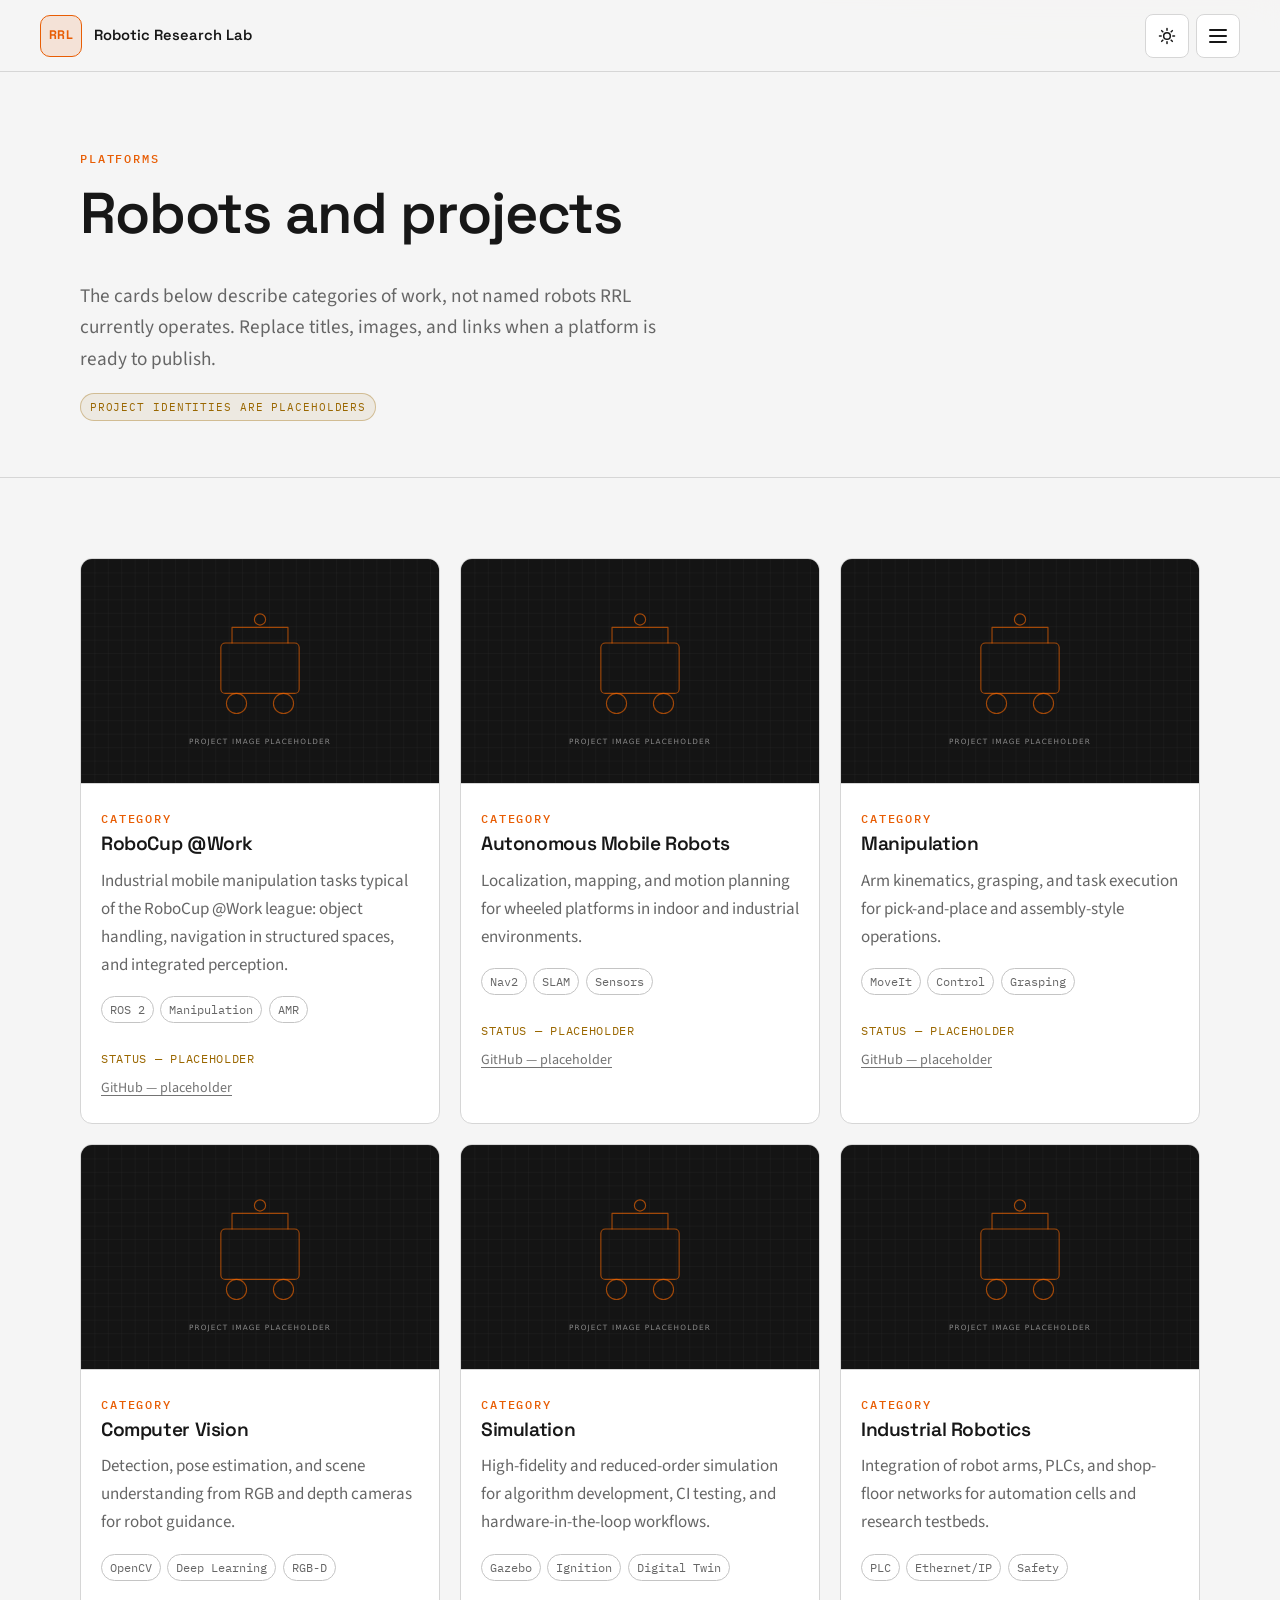
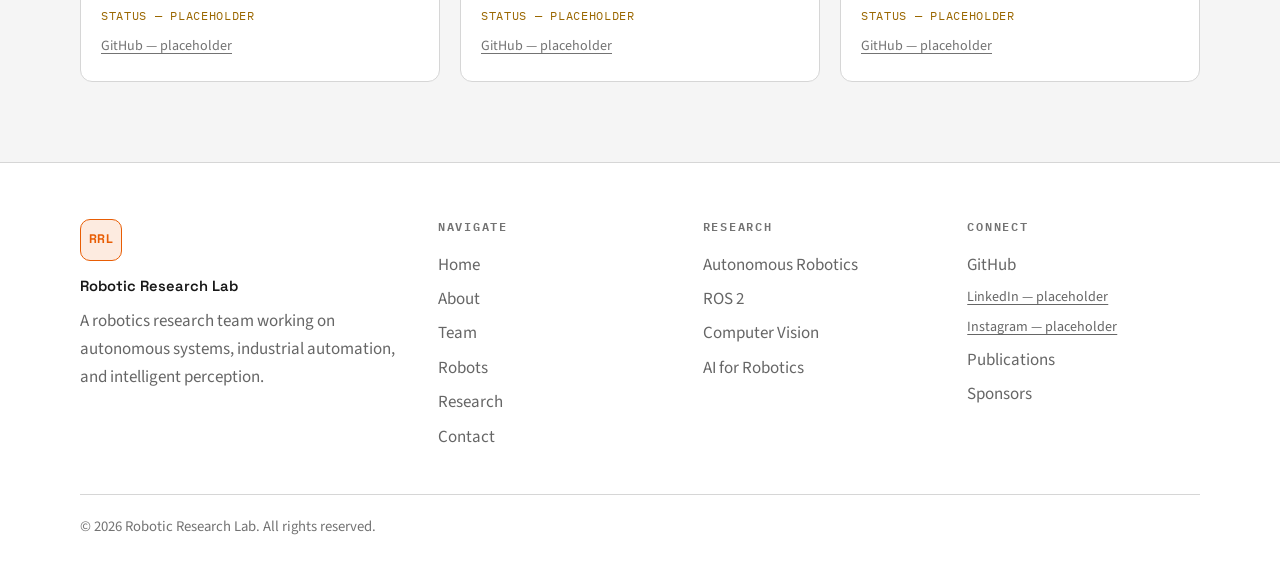
<file: robots.html>
<!DOCTYPE html>
<html lang="en" data-theme="dark">
<head>
  <meta charset="UTF-8">
  <script>
    (function () {
      try {
        var stored = localStorage.getItem("theme");
        var theme;
        if (stored === "light" || stored === "dark") {
          theme = stored;
        } else if (window.matchMedia("(prefers-color-scheme: light)").matches) {
          theme = "light";
        } else {
          theme = "dark";
        }
        document.documentElement.setAttribute("data-theme", theme);
      } catch (e) {
        document.documentElement.setAttribute("data-theme", "dark");
      }
    })();
  </script>
  <meta name="viewport" content="width=device-width, initial-scale=1">
  <title>Robots and Projects — Robotic Research Lab</title>
  <meta name="description" content="Robotic platforms and project categories at Robotic Research Lab, including mobile robots, manipulation, vision, simulation, and industrial robotics.">
  <link rel="canonical" href="https://roboticresearchlab.github.io/robots.html">
  <meta property="og:type" content="website">
  <meta property="og:site_name" content="Robotic Research Lab">
  <meta property="og:title" content="Robots and Projects — Robotic Research Lab">
  <meta property="og:description" content="Platforms and project categories across autonomy, manipulation, vision, and industry.">
  <meta property="og:url" content="https://roboticresearchlab.github.io/robots.html">
  <meta property="og:image" content="https://roboticresearchlab.github.io/assets/images/og-image.svg">
  <meta name="twitter:card" content="summary_large_image">
  <meta name="twitter:title" content="Robots and Projects — Robotic Research Lab">
  <meta name="twitter:description" content="Platforms and project categories across autonomy, manipulation, vision, and industry.">
  <link rel="icon" href="assets/images/favicon.svg" type="image/svg+xml">
  <link rel="preconnect" href="https://fonts.googleapis.com">
  <link rel="preconnect" href="https://fonts.gstatic.com" crossorigin>
  <link href="https://fonts.googleapis.com/css2?family=IBM+Plex+Mono:wght@400;500&family=Source+Sans+3:ital,wght@0,400;0,600;0,700&family=Space+Grotesk:wght@500;600;700&display=swap" rel="stylesheet">
  <link rel="stylesheet" href="assets/css/style.css">
</head>
<body>
  <a class="skip-link" href="#main">Skip to content</a>
  <header class="site-header">
    <div class="header-inner">
      <a class="brand" href="index.html" aria-label="Robotic Research Lab home">
        <span class="logo-mark" aria-hidden="true">RRL</span>
        <span class="logo-text"><span class="logo-name">Robotic Research Lab</span></span>
      </a>
      <nav class="site-nav" id="site-nav" aria-label="Primary">
        <ul>
          <li><a href="index.html">Home</a></li>
          <li><a href="about.html">About</a></li>
          <li><a href="team.html">Team</a></li>
          <li><a href="robots.html" aria-current="page">Robots</a></li>
          <li><a href="research.html">Research</a></li>
          <li><a href="achievements.html">Achievements</a></li>
          <li><a href="publications.html">Publications</a></li>
          <li><a href="sponsors.html">Sponsors</a></li>
          <li><a href="contact.html">Contact</a></li>
        </ul>
      </nav>
      <div class="header-tools">
        <button class="theme-toggle" type="button" aria-label="Switch to light mode">
          <svg class="icon-sun" viewBox="0 0 24 24" fill="none" stroke="currentColor" stroke-width="1.8" stroke-linecap="round" aria-hidden="true">
            <circle cx="12" cy="12" r="4"></circle>
            <path d="M12 3v2M12 19v2M3 12h2M19 12h2M5.6 5.6l1.4 1.4M17 17l1.4 1.4M18.4 5.6 17 7M7 17l-1.4 1.4"></path>
          </svg>
          <svg class="icon-moon" viewBox="0 0 24 24" fill="none" stroke="currentColor" stroke-width="1.8" stroke-linecap="round" stroke-linejoin="round" aria-hidden="true">
            <path d="M20 14.5A8.5 8.5 0 1 1 9.5 4 7 7 0 0 0 20 14.5z"></path>
          </svg>
        </button>
        <button class="nav-toggle" type="button" aria-expanded="false" aria-controls="site-nav" aria-label="Open menu">
          <span class="nav-toggle-bars" aria-hidden="true"></span>
        </button>
      </div>
    </div>
  </header>

  <main id="main">
    <header class="page-hero">
      <div class="container">
        <p class="eyebrow">Platforms</p>
        <h1>Robots and projects</h1>
        <p class="lead">The cards below describe categories of work, not named robots RRL currently operates. Replace titles, images, and links when a platform is ready to publish.</p>
        <p class="placeholder-note">Project identities are placeholders</p>
      </div>
    </header>

    <section class="section">
      <div class="container">
        <div class="grid-3">
          <!-- Copy this article to add a project. Replace image, name, description, tags, GitHub href, and status. -->
          <article class="card reveal" id="robocup-at-work">
            <div class="card-media">
              <img src="assets/images/placeholder-project.svg" alt="Project image placeholder for RoboCup at Work">
            </div>
            <div class="card-body">
              <p class="eyebrow">Category</p>
              <h3>RoboCup @Work</h3>
              <p class="muted">Industrial mobile manipulation tasks typical of the RoboCup @Work league: object handling, navigation in structured spaces, and integrated perception.</p>
              <div class="tags">
                <span class="tag">ROS 2</span>
                <span class="tag">Manipulation</span>
                <span class="tag">AMR</span>
              </div>
              <p class="status is-placeholder">Status — Placeholder</p>
              <p class="meta"><span class="placeholder-link">GitHub — placeholder</span></p>
            </div>
          </article>

          <article class="card reveal" id="autonomous-mobile-robots">
            <div class="card-media">
              <img src="assets/images/placeholder-project.svg" alt="Project image placeholder for autonomous mobile robots">
            </div>
            <div class="card-body">
              <p class="eyebrow">Category</p>
              <h3>Autonomous Mobile Robots</h3>
              <p class="muted">Localization, mapping, and motion planning for wheeled platforms in indoor and industrial environments.</p>
              <div class="tags">
                <span class="tag">Nav2</span>
                <span class="tag">SLAM</span>
                <span class="tag">Sensors</span>
              </div>
              <p class="status is-placeholder">Status — Placeholder</p>
              <p class="meta"><span class="placeholder-link">GitHub — placeholder</span></p>
            </div>
          </article>

          <article class="card reveal" id="manipulation">
            <div class="card-media">
              <img src="assets/images/placeholder-project.svg" alt="Project image placeholder for manipulation">
            </div>
            <div class="card-body">
              <p class="eyebrow">Category</p>
              <h3>Manipulation</h3>
              <p class="muted">Arm kinematics, grasping, and task execution for pick-and-place and assembly-style operations.</p>
              <div class="tags">
                <span class="tag">MoveIt</span>
                <span class="tag">Control</span>
                <span class="tag">Grasping</span>
              </div>
              <p class="status is-placeholder">Status — Placeholder</p>
              <p class="meta"><span class="placeholder-link">GitHub — placeholder</span></p>
            </div>
          </article>

          <article class="card reveal" id="computer-vision-projects">
            <div class="card-media">
              <img src="assets/images/placeholder-project.svg" alt="Project image placeholder for computer vision">
            </div>
            <div class="card-body">
              <p class="eyebrow">Category</p>
              <h3>Computer Vision</h3>
              <p class="muted">Detection, pose estimation, and scene understanding from RGB and depth cameras for robot guidance.</p>
              <div class="tags">
                <span class="tag">OpenCV</span>
                <span class="tag">Deep Learning</span>
                <span class="tag">RGB-D</span>
              </div>
              <p class="status is-placeholder">Status — Placeholder</p>
              <p class="meta"><span class="placeholder-link">GitHub — placeholder</span></p>
            </div>
          </article>

          <article class="card reveal" id="simulation">
            <div class="card-media">
              <img src="assets/images/placeholder-project.svg" alt="Project image placeholder for simulation">
            </div>
            <div class="card-body">
              <p class="eyebrow">Category</p>
              <h3>Simulation</h3>
              <p class="muted">High-fidelity and reduced-order simulation for algorithm development, CI testing, and hardware-in-the-loop workflows.</p>
              <div class="tags">
                <span class="tag">Gazebo</span>
                <span class="tag">Ignition</span>
                <span class="tag">Digital Twin</span>
              </div>
              <p class="status is-placeholder">Status — Placeholder</p>
              <p class="meta"><span class="placeholder-link">GitHub — placeholder</span></p>
            </div>
          </article>

          <article class="card reveal" id="industrial-robotics">
            <div class="card-media">
              <img src="assets/images/placeholder-project.svg" alt="Project image placeholder for industrial robotics">
            </div>
            <div class="card-body">
              <p class="eyebrow">Category</p>
              <h3>Industrial Robotics</h3>
              <p class="muted">Integration of robot arms, PLCs, and shop-floor networks for automation cells and research testbeds.</p>
              <div class="tags">
                <span class="tag">PLC</span>
                <span class="tag">Ethernet/IP</span>
                <span class="tag">Safety</span>
              </div>
              <p class="status is-placeholder">Status — Placeholder</p>
              <p class="meta"><span class="placeholder-link">GitHub — placeholder</span></p>
            </div>
          </article>
        </div>
      </div>
    </section>
  </main>

  <footer class="site-footer">
    <div class="container footer-grid">
      <div class="footer-brand">
        <span class="logo-mark" aria-hidden="true">RRL</span>
        <span class="logo-name">Robotic Research Lab</span>
        <p class="muted">A robotics research team working on autonomous systems, industrial automation, and intelligent perception.</p>
      </div>
      <nav class="footer-col" aria-label="Footer">
        <h2>Navigate</h2>
        <ul>
          <li><a href="index.html">Home</a></li>
          <li><a href="about.html">About</a></li>
          <li><a href="team.html">Team</a></li>
          <li><a href="robots.html">Robots</a></li>
          <li><a href="research.html">Research</a></li>
          <li><a href="contact.html">Contact</a></li>
        </ul>
      </nav>
      <nav class="footer-col" aria-label="Research areas">
        <h2>Research</h2>
        <ul>
          <li><a href="research.html#autonomous-robotics">Autonomous Robotics</a></li>
          <li><a href="research.html#ros2">ROS 2</a></li>
          <li><a href="research.html#computer-vision">Computer Vision</a></li>
          <li><a href="research.html#ai-for-robotics">AI for Robotics</a></li>
        </ul>
      </nav>
      <div class="footer-col">
        <h2>Connect</h2>
        <ul>
          <li><a href="https://github.com/RoboticResearchLab">GitHub</a></li>
          <li><span class="placeholder-link">LinkedIn — placeholder</span></li>
          <li><span class="placeholder-link">Instagram — placeholder</span></li>
          <li><a href="publications.html">Publications</a></li>
          <li><a href="sponsors.html">Sponsors</a></li>
        </ul>
      </div>
    </div>
    <div class="footer-bottom">
      <p>© 2026 Robotic Research Lab. All rights reserved.</p>
    </div>
  </footer>
  <script src="assets/js/main.js"></script>
</body>
</html>
</file>
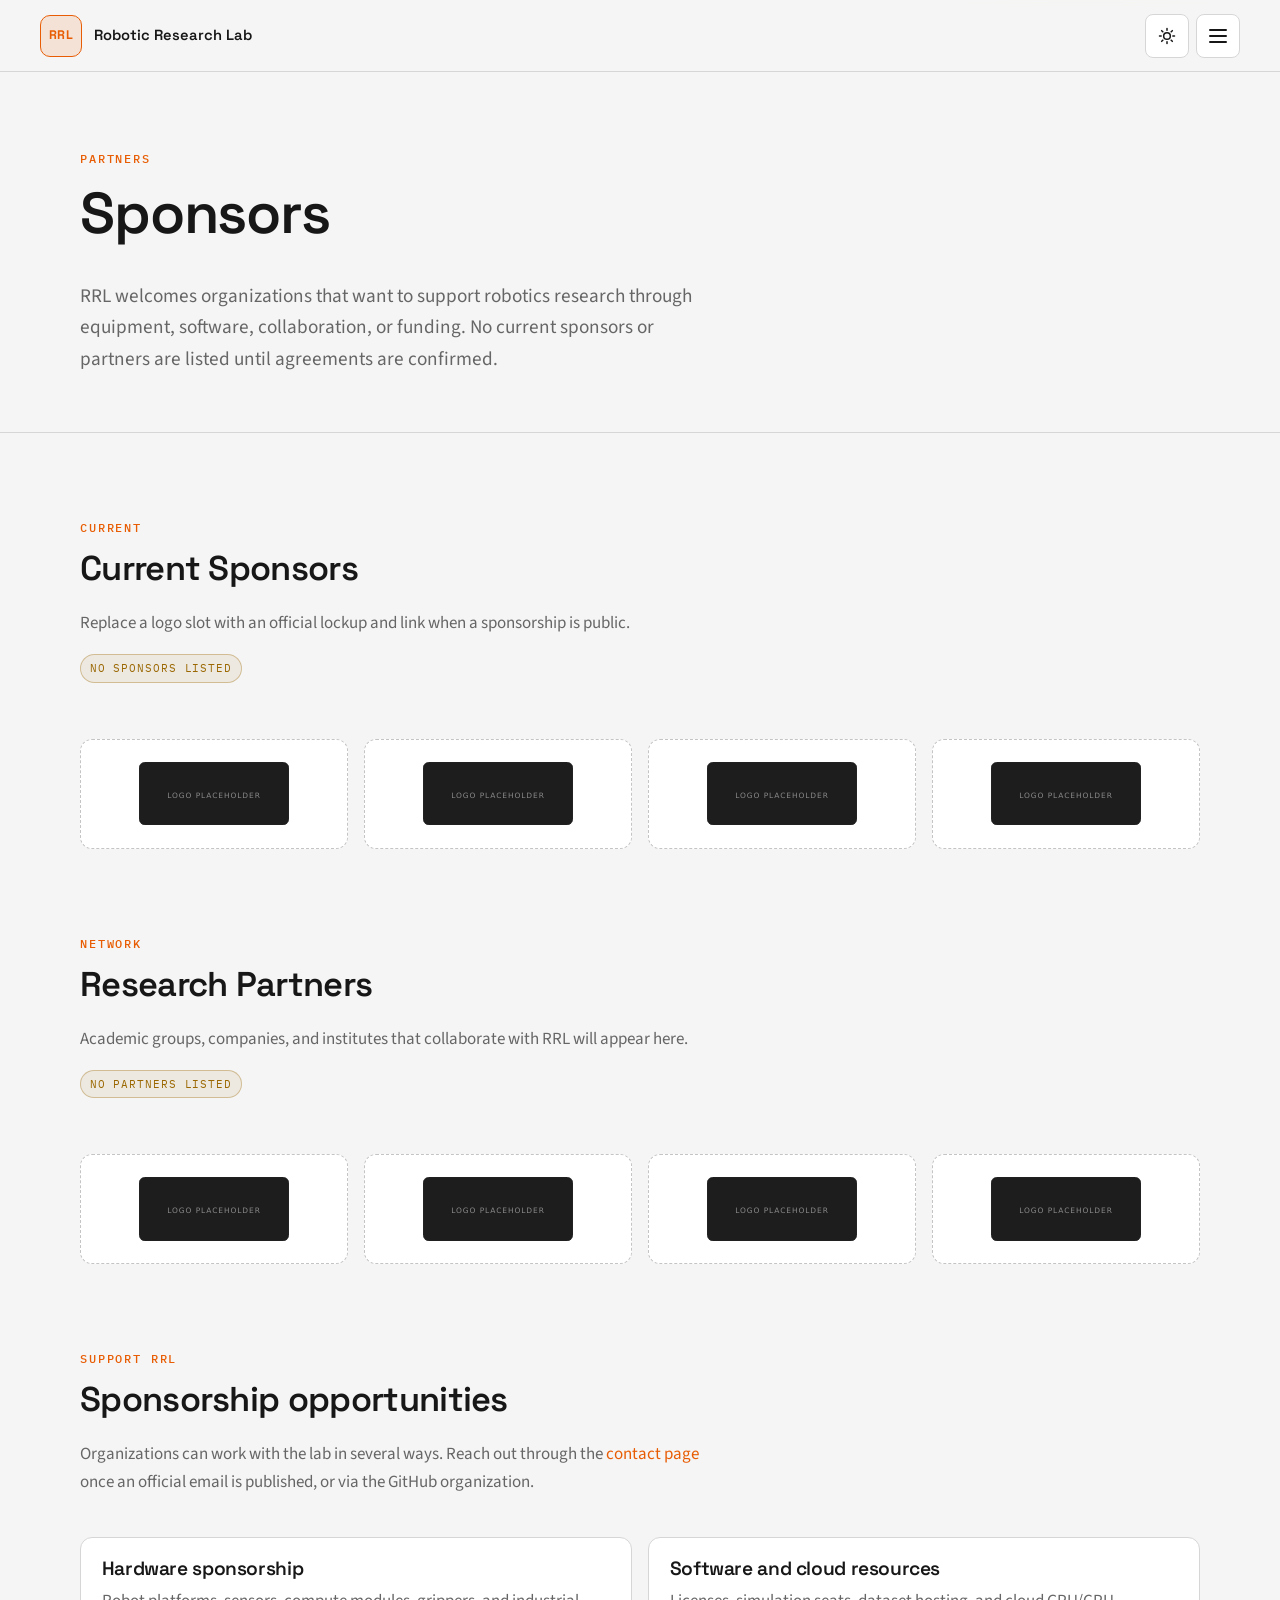
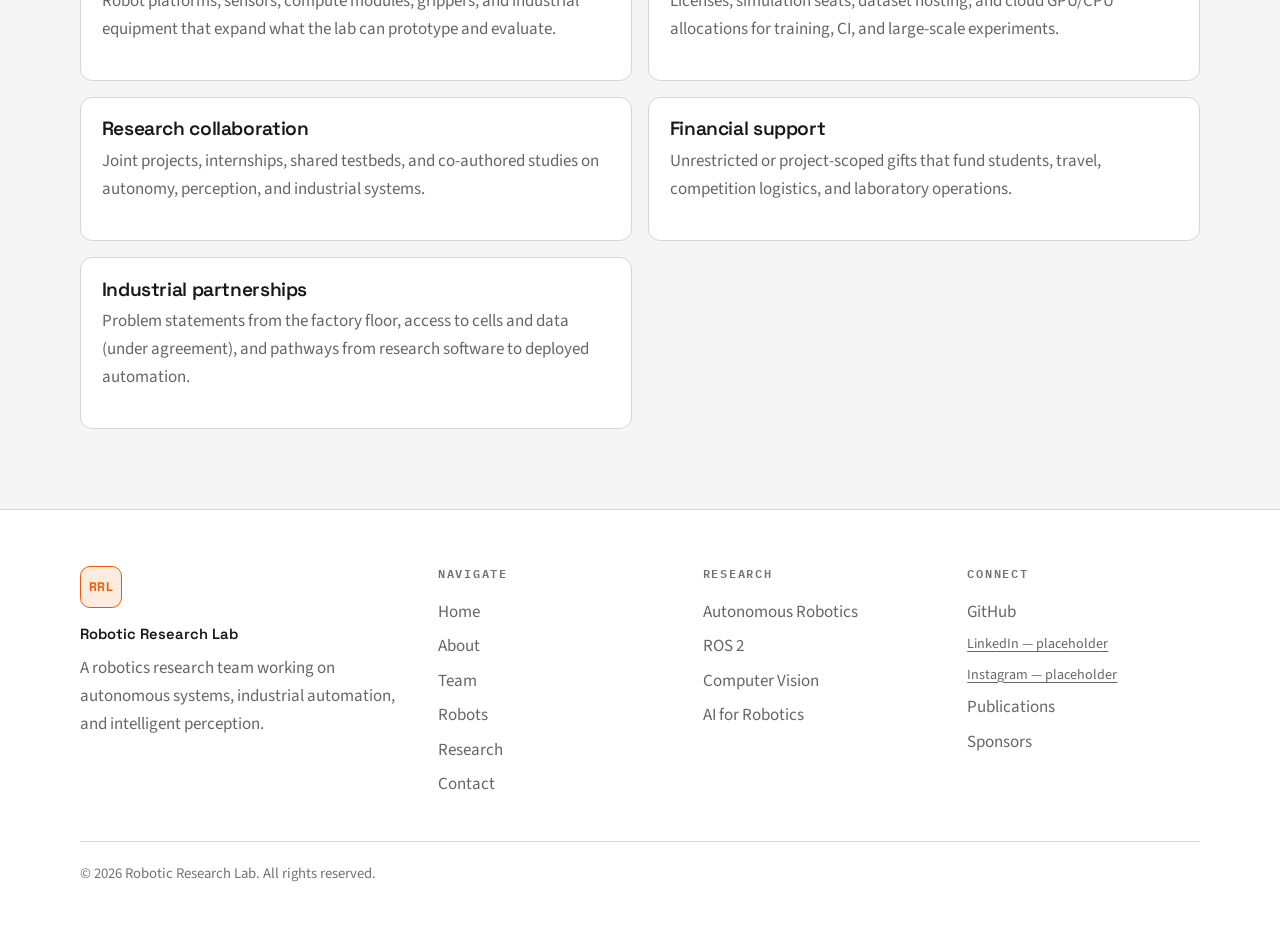
<file: sponsors.html>
<!DOCTYPE html>
<html lang="en" data-theme="dark">
<head>
  <meta charset="UTF-8">
  <script>
    (function () {
      try {
        var stored = localStorage.getItem("theme");
        var theme;
        if (stored === "light" || stored === "dark") {
          theme = stored;
        } else if (window.matchMedia("(prefers-color-scheme: light)").matches) {
          theme = "light";
        } else {
          theme = "dark";
        }
        document.documentElement.setAttribute("data-theme", theme);
      } catch (e) {
        document.documentElement.setAttribute("data-theme", "dark");
      }
    })();
  </script>
  <meta name="viewport" content="width=device-width, initial-scale=1">
  <title>Sponsors — Robotic Research Lab</title>
  <meta name="description" content="Sponsorship and partnership opportunities with Robotic Research Lab: hardware, software, research collaboration, funding, and industrial partnerships.">
  <link rel="canonical" href="https://roboticresearchlab.github.io/sponsors.html">
  <meta property="og:type" content="website">
  <meta property="og:site_name" content="Robotic Research Lab">
  <meta property="og:title" content="Sponsors — Robotic Research Lab">
  <meta property="og:description" content="How organizations can support RRL. No current sponsors are claimed on this page.">
  <meta property="og:url" content="https://roboticresearchlab.github.io/sponsors.html">
  <meta property="og:image" content="https://roboticresearchlab.github.io/assets/images/og-image.svg">
  <meta name="twitter:card" content="summary_large_image">
  <meta name="twitter:title" content="Sponsors — Robotic Research Lab">
  <meta name="twitter:description" content="Sponsorship and partnership opportunities with Robotic Research Lab.">
  <link rel="icon" href="assets/images/favicon.svg" type="image/svg+xml">
  <link rel="preconnect" href="https://fonts.googleapis.com">
  <link rel="preconnect" href="https://fonts.gstatic.com" crossorigin>
  <link href="https://fonts.googleapis.com/css2?family=IBM+Plex+Mono:wght@400;500&family=Source+Sans+3:ital,wght@0,400;0,600;0,700&family=Space+Grotesk:wght@500;600;700&display=swap" rel="stylesheet">
  <link rel="stylesheet" href="assets/css/style.css">
</head>
<body>
  <a class="skip-link" href="#main">Skip to content</a>
  <header class="site-header">
    <div class="header-inner">
      <a class="brand" href="index.html" aria-label="Robotic Research Lab home">
        <span class="logo-mark" aria-hidden="true">RRL</span>
        <span class="logo-text"><span class="logo-name">Robotic Research Lab</span></span>
      </a>
      <nav class="site-nav" id="site-nav" aria-label="Primary">
        <ul>
          <li><a href="index.html">Home</a></li>
          <li><a href="about.html">About</a></li>
          <li><a href="team.html">Team</a></li>
          <li><a href="robots.html">Robots</a></li>
          <li><a href="research.html">Research</a></li>
          <li><a href="achievements.html">Achievements</a></li>
          <li><a href="publications.html">Publications</a></li>
          <li><a href="sponsors.html" aria-current="page">Sponsors</a></li>
          <li><a href="contact.html">Contact</a></li>
        </ul>
      </nav>
      <div class="header-tools">
        <button class="theme-toggle" type="button" aria-label="Switch to light mode">
          <svg class="icon-sun" viewBox="0 0 24 24" fill="none" stroke="currentColor" stroke-width="1.8" stroke-linecap="round" aria-hidden="true">
            <circle cx="12" cy="12" r="4"></circle>
            <path d="M12 3v2M12 19v2M3 12h2M19 12h2M5.6 5.6l1.4 1.4M17 17l1.4 1.4M18.4 5.6 17 7M7 17l-1.4 1.4"></path>
          </svg>
          <svg class="icon-moon" viewBox="0 0 24 24" fill="none" stroke="currentColor" stroke-width="1.8" stroke-linecap="round" stroke-linejoin="round" aria-hidden="true">
            <path d="M20 14.5A8.5 8.5 0 1 1 9.5 4 7 7 0 0 0 20 14.5z"></path>
          </svg>
        </button>
        <button class="nav-toggle" type="button" aria-expanded="false" aria-controls="site-nav" aria-label="Open menu">
          <span class="nav-toggle-bars" aria-hidden="true"></span>
        </button>
      </div>
    </div>
  </header>

  <main id="main">
    <header class="page-hero">
      <div class="container">
        <p class="eyebrow">Partners</p>
        <h1>Sponsors</h1>
        <p class="lead">RRL welcomes organizations that want to support robotics research through equipment, software, collaboration, or funding. No current sponsors or partners are listed until agreements are confirmed.</p>
      </div>
    </header>

    <section class="section" id="current-sponsors">
      <div class="container">
        <div class="section-header reveal">
          <p class="eyebrow">Current</p>
          <h2>Current Sponsors</h2>
          <p class="muted">Replace a logo slot with an official lockup and link when a sponsorship is public.</p>
          <p class="placeholder-note">No sponsors listed</p>
        </div>
        <div class="logo-grid">
          <div class="logo-slot"><img src="assets/images/placeholder-logo.svg" alt="Sponsor logo placeholder"></div>
          <div class="logo-slot"><img src="assets/images/placeholder-logo.svg" alt="Sponsor logo placeholder"></div>
          <div class="logo-slot"><img src="assets/images/placeholder-logo.svg" alt="Sponsor logo placeholder"></div>
          <div class="logo-slot"><img src="assets/images/placeholder-logo.svg" alt="Sponsor logo placeholder"></div>
        </div>
      </div>
    </section>

    <section class="section section-flush-top" id="research-partners">
      <div class="container">
        <div class="section-header reveal">
          <p class="eyebrow">Network</p>
          <h2>Research Partners</h2>
          <p class="muted">Academic groups, companies, and institutes that collaborate with RRL will appear here.</p>
          <p class="placeholder-note">No partners listed</p>
        </div>
        <div class="logo-grid">
          <div class="logo-slot"><img src="assets/images/placeholder-logo.svg" alt="Research partner logo placeholder"></div>
          <div class="logo-slot"><img src="assets/images/placeholder-logo.svg" alt="Research partner logo placeholder"></div>
          <div class="logo-slot"><img src="assets/images/placeholder-logo.svg" alt="Research partner logo placeholder"></div>
          <div class="logo-slot"><img src="assets/images/placeholder-logo.svg" alt="Research partner logo placeholder"></div>
        </div>
      </div>
    </section>

    <section class="section section-flush-top" id="opportunities">
      <div class="container">
        <div class="section-header reveal">
          <p class="eyebrow">Support RRL</p>
          <h2>Sponsorship opportunities</h2>
          <p class="muted">Organizations can work with the lab in several ways. Reach out through the <a href="contact.html">contact page</a> once an official email is published, or via the GitHub organization.</p>
        </div>
        <div class="opportunity-list">
          <article class="opportunity reveal">
            <h3>Hardware sponsorship</h3>
            <p class="muted">Robot platforms, sensors, compute modules, grippers, and industrial equipment that expand what the lab can prototype and evaluate.</p>
          </article>
          <article class="opportunity reveal">
            <h3>Software and cloud resources</h3>
            <p class="muted">Licenses, simulation seats, dataset hosting, and cloud GPU/CPU allocations for training, CI, and large-scale experiments.</p>
          </article>
          <article class="opportunity reveal">
            <h3>Research collaboration</h3>
            <p class="muted">Joint projects, internships, shared testbeds, and co-authored studies on autonomy, perception, and industrial systems.</p>
          </article>
          <article class="opportunity reveal">
            <h3>Financial support</h3>
            <p class="muted">Unrestricted or project-scoped gifts that fund students, travel, competition logistics, and laboratory operations.</p>
          </article>
          <article class="opportunity reveal">
            <h3>Industrial partnerships</h3>
            <p class="muted">Problem statements from the factory floor, access to cells and data (under agreement), and pathways from research software to deployed automation.</p>
          </article>
        </div>
      </div>
    </section>
  </main>

  <footer class="site-footer">
    <div class="container footer-grid">
      <div class="footer-brand">
        <span class="logo-mark" aria-hidden="true">RRL</span>
        <span class="logo-name">Robotic Research Lab</span>
        <p class="muted">A robotics research team working on autonomous systems, industrial automation, and intelligent perception.</p>
      </div>
      <nav class="footer-col" aria-label="Footer">
        <h2>Navigate</h2>
        <ul>
          <li><a href="index.html">Home</a></li>
          <li><a href="about.html">About</a></li>
          <li><a href="team.html">Team</a></li>
          <li><a href="robots.html">Robots</a></li>
          <li><a href="research.html">Research</a></li>
          <li><a href="contact.html">Contact</a></li>
        </ul>
      </nav>
      <nav class="footer-col" aria-label="Research areas">
        <h2>Research</h2>
        <ul>
          <li><a href="research.html#autonomous-robotics">Autonomous Robotics</a></li>
          <li><a href="research.html#ros2">ROS 2</a></li>
          <li><a href="research.html#computer-vision">Computer Vision</a></li>
          <li><a href="research.html#ai-for-robotics">AI for Robotics</a></li>
        </ul>
      </nav>
      <div class="footer-col">
        <h2>Connect</h2>
        <ul>
          <li><a href="https://github.com/RoboticResearchLab">GitHub</a></li>
          <li><span class="placeholder-link">LinkedIn — placeholder</span></li>
          <li><span class="placeholder-link">Instagram — placeholder</span></li>
          <li><a href="publications.html">Publications</a></li>
          <li><a href="sponsors.html">Sponsors</a></li>
        </ul>
      </div>
    </div>
    <div class="footer-bottom">
      <p>© 2026 Robotic Research Lab. All rights reserved.</p>
    </div>
  </footer>
  <script src="assets/js/main.js"></script>
</body>
</html>
</file>
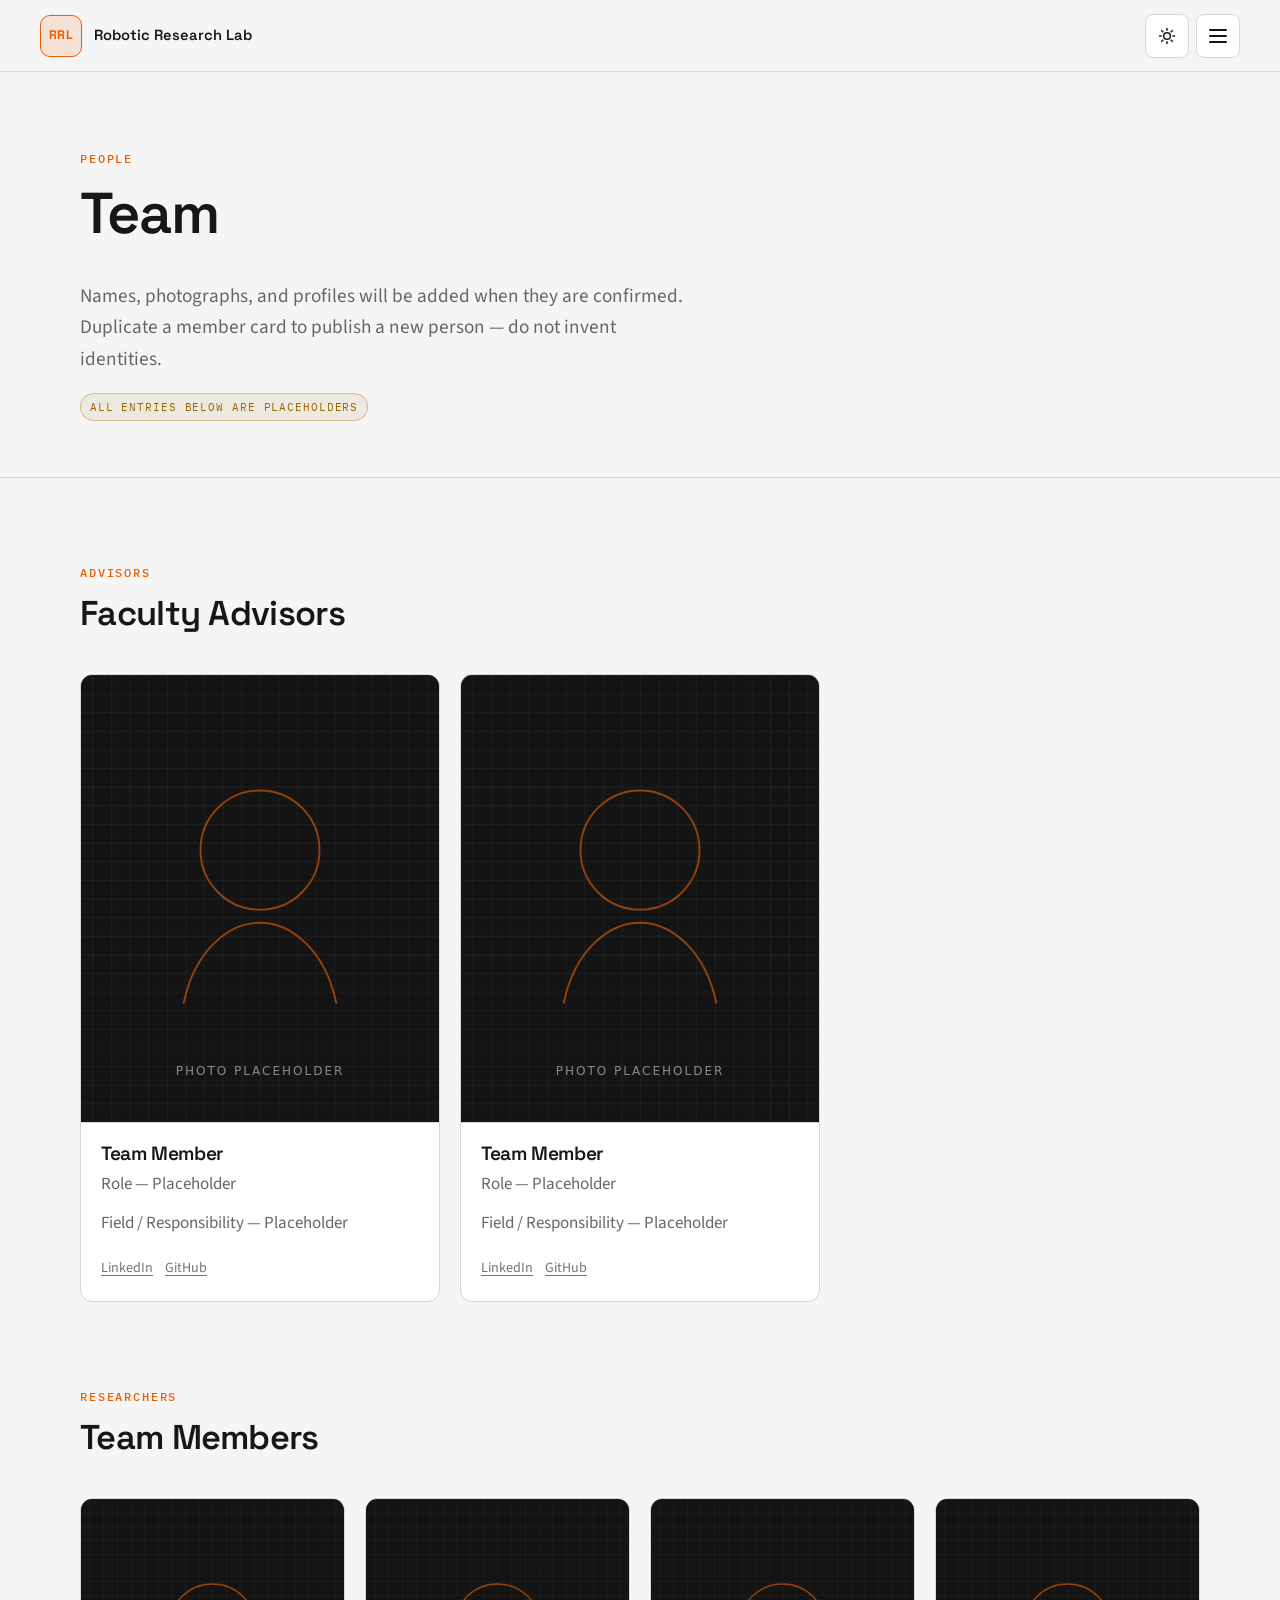
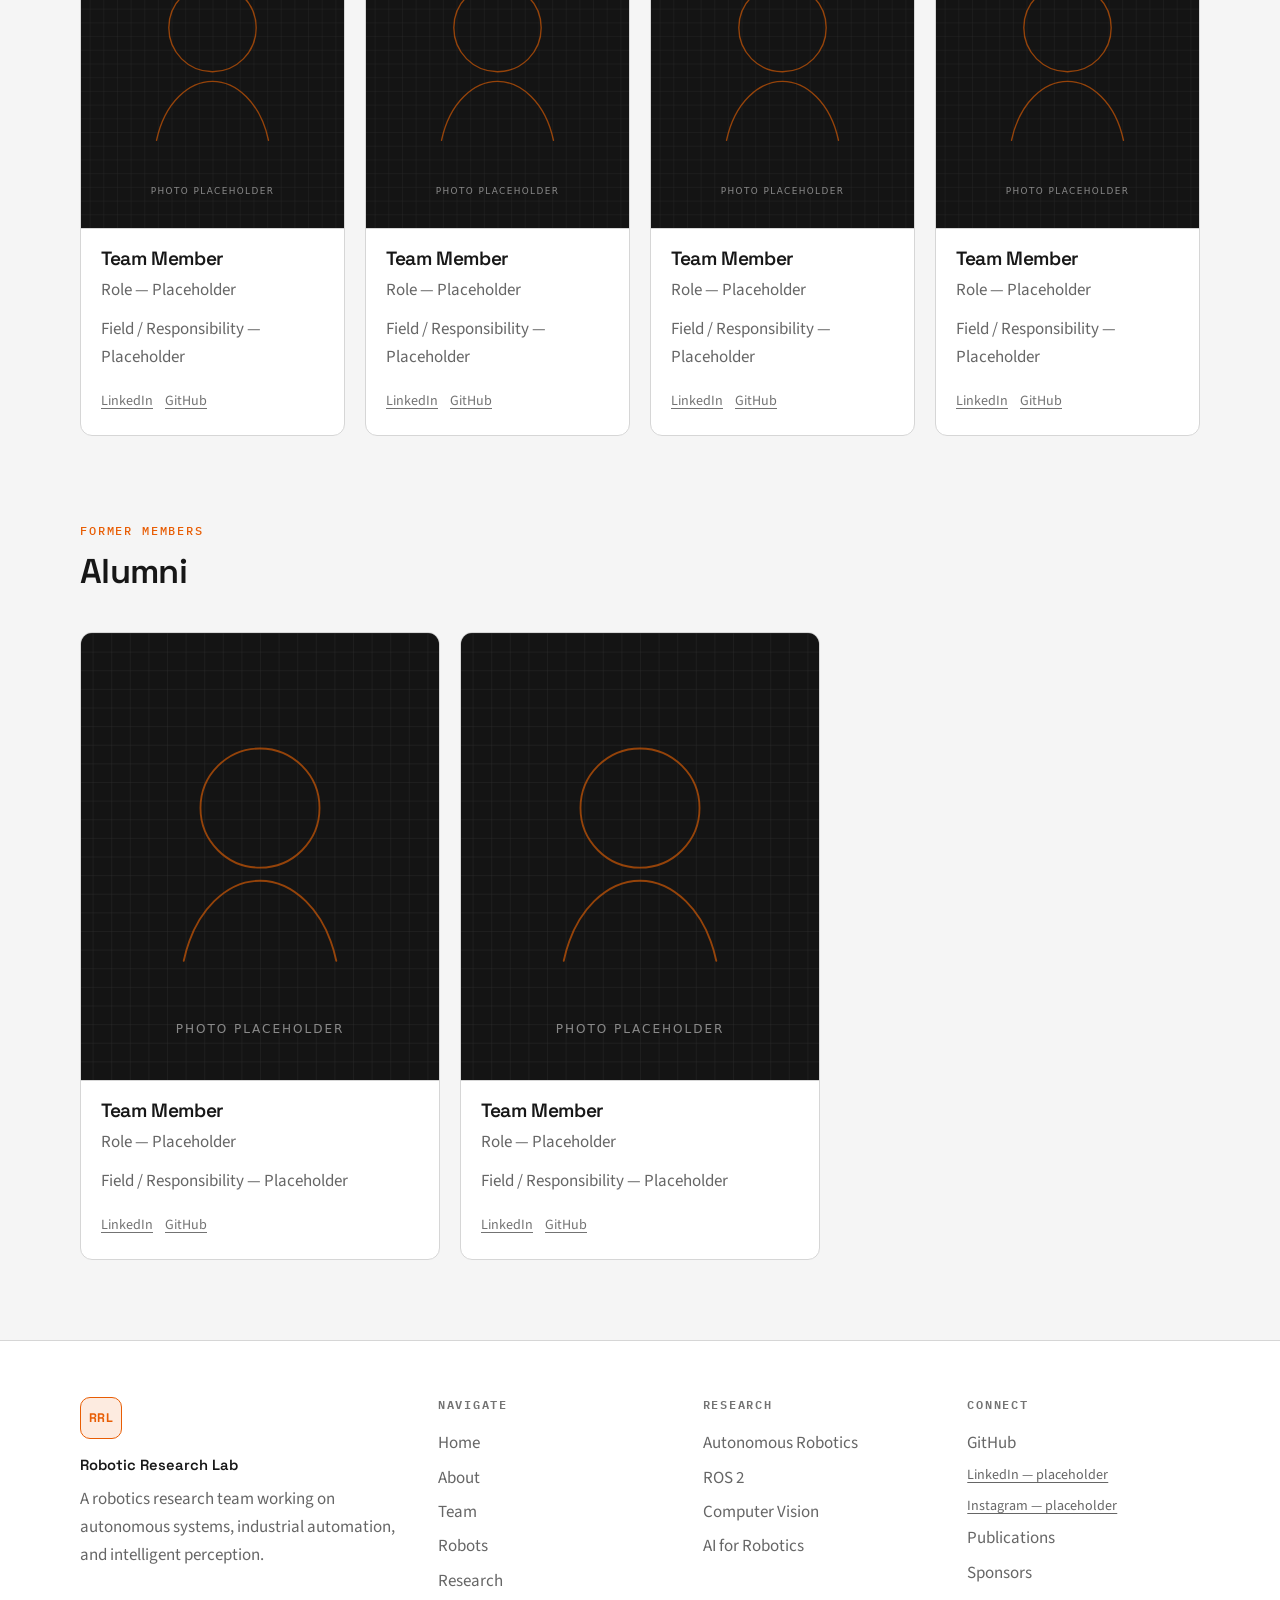
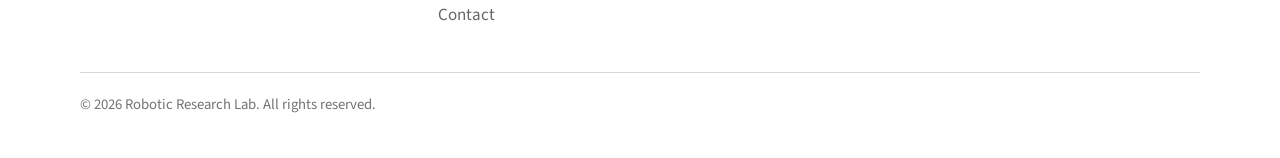
<file: team.html>
<!DOCTYPE html>
<html lang="en" data-theme="dark">
<head>
  <meta charset="UTF-8">
  <script>
    (function () {
      try {
        var stored = localStorage.getItem("theme");
        var theme;
        if (stored === "light" || stored === "dark") {
          theme = stored;
        } else if (window.matchMedia("(prefers-color-scheme: light)").matches) {
          theme = "light";
        } else {
          theme = "dark";
        }
        document.documentElement.setAttribute("data-theme", theme);
      } catch (e) {
        document.documentElement.setAttribute("data-theme", "dark");
      }
    })();
  </script>
  <meta name="viewport" content="width=device-width, initial-scale=1">
  <title>Team — Robotic Research Lab</title>
  <meta name="description" content="Faculty advisors, team members, and alumni of Robotic Research Lab. Profiles will be published as they are confirmed.">
  <link rel="canonical" href="https://roboticresearchlab.github.io/team.html">
  <meta property="og:type" content="website">
  <meta property="og:site_name" content="Robotic Research Lab">
  <meta property="og:title" content="Team — Robotic Research Lab">
  <meta property="og:description" content="Faculty advisors, team members, and alumni of Robotic Research Lab.">
  <meta property="og:url" content="https://roboticresearchlab.github.io/team.html">
  <meta property="og:image" content="https://roboticresearchlab.github.io/assets/images/og-image.svg">
  <meta name="twitter:card" content="summary_large_image">
  <meta name="twitter:title" content="Team — Robotic Research Lab">
  <meta name="twitter:description" content="Faculty advisors, team members, and alumni of Robotic Research Lab.">
  <link rel="icon" href="assets/images/favicon.svg" type="image/svg+xml">
  <link rel="preconnect" href="https://fonts.googleapis.com">
  <link rel="preconnect" href="https://fonts.gstatic.com" crossorigin>
  <link href="https://fonts.googleapis.com/css2?family=IBM+Plex+Mono:wght@400;500&family=Source+Sans+3:ital,wght@0,400;0,600;0,700&family=Space+Grotesk:wght@500;600;700&display=swap" rel="stylesheet">
  <link rel="stylesheet" href="assets/css/style.css">
</head>
<body>
  <a class="skip-link" href="#main">Skip to content</a>
  <header class="site-header">
    <div class="header-inner">
      <a class="brand" href="index.html" aria-label="Robotic Research Lab home">
        <span class="logo-mark" aria-hidden="true">RRL</span>
        <span class="logo-text"><span class="logo-name">Robotic Research Lab</span></span>
      </a>
      <nav class="site-nav" id="site-nav" aria-label="Primary">
        <ul>
          <li><a href="index.html">Home</a></li>
          <li><a href="about.html">About</a></li>
          <li><a href="team.html" aria-current="page">Team</a></li>
          <li><a href="robots.html">Robots</a></li>
          <li><a href="research.html">Research</a></li>
          <li><a href="achievements.html">Achievements</a></li>
          <li><a href="publications.html">Publications</a></li>
          <li><a href="sponsors.html">Sponsors</a></li>
          <li><a href="contact.html">Contact</a></li>
        </ul>
      </nav>
      <div class="header-tools">
        <button class="theme-toggle" type="button" aria-label="Switch to light mode">
          <svg class="icon-sun" viewBox="0 0 24 24" fill="none" stroke="currentColor" stroke-width="1.8" stroke-linecap="round" aria-hidden="true">
            <circle cx="12" cy="12" r="4"></circle>
            <path d="M12 3v2M12 19v2M3 12h2M19 12h2M5.6 5.6l1.4 1.4M17 17l1.4 1.4M18.4 5.6 17 7M7 17l-1.4 1.4"></path>
          </svg>
          <svg class="icon-moon" viewBox="0 0 24 24" fill="none" stroke="currentColor" stroke-width="1.8" stroke-linecap="round" stroke-linejoin="round" aria-hidden="true">
            <path d="M20 14.5A8.5 8.5 0 1 1 9.5 4 7 7 0 0 0 20 14.5z"></path>
          </svg>
        </button>
        <button class="nav-toggle" type="button" aria-expanded="false" aria-controls="site-nav" aria-label="Open menu">
          <span class="nav-toggle-bars" aria-hidden="true"></span>
        </button>
      </div>
    </div>
  </header>

  <main id="main">
    <header class="page-hero">
      <div class="container">
        <p class="eyebrow">People</p>
        <h1>Team</h1>
        <p class="lead">Names, photographs, and profiles will be added when they are confirmed. Duplicate a member card to publish a new person — do not invent identities.</p>
        <p class="placeholder-note">All entries below are placeholders</p>
      </div>
    </header>

    <section class="section" id="faculty">
      <div class="container">
        <div class="section-header reveal">
          <p class="eyebrow">Advisors</p>
          <h2>Faculty Advisors</h2>
        </div>
        <div class="grid-3">
          <!-- Copy this article to add a faculty advisor. Replace the img src, name, role, field, and social hrefs. -->
          <article class="card member-card reveal">
            <div class="card-media">
              <img src="assets/images/placeholder-portrait.svg" alt="Portrait placeholder for a faculty advisor">
            </div>
            <div class="card-body">
              <h3>Team Member</h3>
              <p class="role">Role — Placeholder</p>
              <p class="field muted">Field / Responsibility — Placeholder</p>
              <div class="social-links">
                <span class="placeholder-link">LinkedIn</span>
                <span class="placeholder-link">GitHub</span>
              </div>
            </div>
          </article>
          <article class="card member-card reveal">
            <div class="card-media">
              <img src="assets/images/placeholder-portrait.svg" alt="Portrait placeholder for a faculty advisor">
            </div>
            <div class="card-body">
              <h3>Team Member</h3>
              <p class="role">Role — Placeholder</p>
              <p class="field muted">Field / Responsibility — Placeholder</p>
              <div class="social-links">
                <span class="placeholder-link">LinkedIn</span>
                <span class="placeholder-link">GitHub</span>
              </div>
            </div>
          </article>
        </div>
      </div>
    </section>

    <section class="section section-flush-top" id="members">
      <div class="container">
        <div class="section-header reveal">
          <p class="eyebrow">Researchers</p>
          <h2>Team Members</h2>
        </div>
        <div class="grid-4">
          <article class="card member-card reveal">
            <div class="card-media">
              <img src="assets/images/placeholder-portrait.svg" alt="Portrait placeholder for a team member">
            </div>
            <div class="card-body">
              <h3>Team Member</h3>
              <p class="role">Role — Placeholder</p>
              <p class="field muted">Field / Responsibility — Placeholder</p>
              <div class="social-links">
                <span class="placeholder-link">LinkedIn</span>
                <span class="placeholder-link">GitHub</span>
              </div>
            </div>
          </article>
          <article class="card member-card reveal">
            <div class="card-media">
              <img src="assets/images/placeholder-portrait.svg" alt="Portrait placeholder for a team member">
            </div>
            <div class="card-body">
              <h3>Team Member</h3>
              <p class="role">Role — Placeholder</p>
              <p class="field muted">Field / Responsibility — Placeholder</p>
              <div class="social-links">
                <span class="placeholder-link">LinkedIn</span>
                <span class="placeholder-link">GitHub</span>
              </div>
            </div>
          </article>
          <article class="card member-card reveal">
            <div class="card-media">
              <img src="assets/images/placeholder-portrait.svg" alt="Portrait placeholder for a team member">
            </div>
            <div class="card-body">
              <h3>Team Member</h3>
              <p class="role">Role — Placeholder</p>
              <p class="field muted">Field / Responsibility — Placeholder</p>
              <div class="social-links">
                <span class="placeholder-link">LinkedIn</span>
                <span class="placeholder-link">GitHub</span>
              </div>
            </div>
          </article>
          <article class="card member-card reveal">
            <div class="card-media">
              <img src="assets/images/placeholder-portrait.svg" alt="Portrait placeholder for a team member">
            </div>
            <div class="card-body">
              <h3>Team Member</h3>
              <p class="role">Role — Placeholder</p>
              <p class="field muted">Field / Responsibility — Placeholder</p>
              <div class="social-links">
                <span class="placeholder-link">LinkedIn</span>
                <span class="placeholder-link">GitHub</span>
              </div>
            </div>
          </article>
        </div>
      </div>
    </section>

    <section class="section section-flush-top" id="alumni">
      <div class="container">
        <div class="section-header reveal">
          <p class="eyebrow">Former members</p>
          <h2>Alumni</h2>
        </div>
        <div class="grid-3">
          <article class="card member-card reveal">
            <div class="card-media">
              <img src="assets/images/placeholder-portrait.svg" alt="Portrait placeholder for an alumnus">
            </div>
            <div class="card-body">
              <h3>Team Member</h3>
              <p class="role">Role — Placeholder</p>
              <p class="field muted">Field / Responsibility — Placeholder</p>
              <div class="social-links">
                <span class="placeholder-link">LinkedIn</span>
                <span class="placeholder-link">GitHub</span>
              </div>
            </div>
          </article>
          <article class="card member-card reveal">
            <div class="card-media">
              <img src="assets/images/placeholder-portrait.svg" alt="Portrait placeholder for an alumnus">
            </div>
            <div class="card-body">
              <h3>Team Member</h3>
              <p class="role">Role — Placeholder</p>
              <p class="field muted">Field / Responsibility — Placeholder</p>
              <div class="social-links">
                <span class="placeholder-link">LinkedIn</span>
                <span class="placeholder-link">GitHub</span>
              </div>
            </div>
          </article>
        </div>
      </div>
    </section>
  </main>

  <footer class="site-footer">
    <div class="container footer-grid">
      <div class="footer-brand">
        <span class="logo-mark" aria-hidden="true">RRL</span>
        <span class="logo-name">Robotic Research Lab</span>
        <p class="muted">A robotics research team working on autonomous systems, industrial automation, and intelligent perception.</p>
      </div>
      <nav class="footer-col" aria-label="Footer">
        <h2>Navigate</h2>
        <ul>
          <li><a href="index.html">Home</a></li>
          <li><a href="about.html">About</a></li>
          <li><a href="team.html">Team</a></li>
          <li><a href="robots.html">Robots</a></li>
          <li><a href="research.html">Research</a></li>
          <li><a href="contact.html">Contact</a></li>
        </ul>
      </nav>
      <nav class="footer-col" aria-label="Research areas">
        <h2>Research</h2>
        <ul>
          <li><a href="research.html#autonomous-robotics">Autonomous Robotics</a></li>
          <li><a href="research.html#ros2">ROS 2</a></li>
          <li><a href="research.html#computer-vision">Computer Vision</a></li>
          <li><a href="research.html#ai-for-robotics">AI for Robotics</a></li>
        </ul>
      </nav>
      <div class="footer-col">
        <h2>Connect</h2>
        <ul>
          <li><a href="https://github.com/RoboticResearchLab">GitHub</a></li>
          <li><span class="placeholder-link">LinkedIn — placeholder</span></li>
          <li><span class="placeholder-link">Instagram — placeholder</span></li>
          <li><a href="publications.html">Publications</a></li>
          <li><a href="sponsors.html">Sponsors</a></li>
        </ul>
      </div>
    </div>
    <div class="footer-bottom">
      <p>© 2026 Robotic Research Lab. All rights reserved.</p>
    </div>
  </footer>
  <script src="assets/js/main.js"></script>
</body>
</html>
</file>
<file: assets/css/style.css>
/* =============================================================================
   Robotic Research Lab — design system
   Dark is the default identity (black + orange + dark gray).
   Light is a professional engineering theme, not a simple invert.
   ============================================================================= */

:root,
html[data-theme="dark"] {
  --bg-primary: #0A0A0A;
  --bg-secondary: #141414;
  --bg-tertiary: #1D1D1D;
  --border: #2A2A2A;
  --accent: #FF6B00;
  --accent-hover: #FF8533;
  --text-primary: #F5F5F5;
  --text-secondary: #A3A3A3;

  --bg: var(--bg-primary);
  --bg-elevated: var(--bg-secondary);
  --bg-surface: var(--bg-tertiary);
  --bg-hover: #262626;
  --bg-input: #141414;
  --border-strong: #3A3A3A;
  --text: var(--text-primary);
  --text-muted: var(--text-secondary);
  --text-faint: #8A8A8A;
  --accent-dim: rgba(255, 107, 0, 0.14);
  --accent-2: #FF8533;
  --on-accent: #0A0A0A;
  --warning: #E8C36A;
  --warning-border: rgba(232, 195, 106, 0.35);
  --warning-bg: rgba(232, 195, 106, 0.1);
  --header-bg: rgba(10, 10, 10, 0.88);
  --nav-overlay: rgba(10, 10, 10, 0.97);
  --hero-glow: rgba(255, 107, 0, 0.08);
  --grid-line: rgba(255, 255, 255, 0.06);
  --shadow: 0 18px 40px rgba(0, 0, 0, 0.45);
  --theme-duration: 0.25s;
}

html[data-theme="light"] {
  --bg-primary: #F5F5F5;
  --bg-secondary: #FFFFFF;
  --bg-tertiary: #EBEBEB;
  --border: #D6D6D6;
  --accent: #E85D04;
  --accent-hover: #F06A16;
  --text-primary: #171717;
  --text-secondary: #666666;

  --bg: var(--bg-primary);
  --bg-elevated: var(--bg-secondary);
  --bg-surface: var(--bg-secondary);
  --bg-hover: #EBEBEB;
  --bg-input: #FFFFFF;
  --border-strong: #C4C4C4;
  --text: var(--text-primary);
  --text-muted: var(--text-secondary);
  --text-faint: #737373;
  --accent-dim: rgba(232, 93, 4, 0.12);
  --accent-2: #F06A16;
  --on-accent: #0A0A0A;
  --warning: #9A6700;
  --warning-border: rgba(154, 103, 0, 0.35);
  --warning-bg: rgba(154, 103, 0, 0.08);
  --header-bg: rgba(245, 245, 245, 0.92);
  --nav-overlay: rgba(245, 245, 245, 0.98);
  --hero-glow: rgba(232, 93, 4, 0.07);
  --grid-line: rgba(23, 23, 23, 0.08);
  --shadow: 0 16px 36px rgba(23, 23, 23, 0.08);
}

:root {
  --font-display: "Space Grotesk", system-ui, sans-serif;
  --font-body: "Source Sans 3", system-ui, sans-serif;
  --font-mono: "IBM Plex Mono", ui-monospace, monospace;
  --radius: 12px;
  --radius-sm: 8px;
  --max: 1120px;
  --header-h: 72px;
  --ease: cubic-bezier(0.22, 1, 0.36, 1);
}

/* --- Reset ---------------------------------------------------------------- */

*,
*::before,
*::after {
  box-sizing: border-box;
}

html {
  color-scheme: dark;
  scroll-behavior: smooth;
  background-color: var(--bg-primary);
  accent-color: var(--accent);
  transition: background-color var(--theme-duration) var(--ease);
}

html[data-theme="light"] {
  color-scheme: light;
}

html:focus-within {
  scroll-behavior: smooth;
}

body {
  margin: 0;
  min-height: 100vh;
  font-family: var(--font-body);
  font-size: 1.0625rem;
  line-height: 1.65;
  color: var(--text);
  background-color: var(--bg-primary);
  background-image: radial-gradient(1000px 420px at 85% -8%, var(--hero-glow), transparent 55%);
  -webkit-font-smoothing: antialiased;
}

img,
svg {
  max-width: 100%;
  display: block;
}

a {
  color: var(--accent);
  text-decoration: none;
}

a:hover {
  color: var(--accent-hover);
}

h1,
h2,
h3,
h4 {
  font-family: var(--font-display);
  line-height: 1.15;
  letter-spacing: -0.02em;
  margin: 0 0 0.6em;
  font-weight: 600;
  color: var(--text-primary);
}

h1 { font-size: clamp(2.2rem, 4.5vw, 3.6rem); }
h2 { font-size: clamp(1.6rem, 3vw, 2.15rem); }
h3 { font-size: 1.2rem; }

p { margin: 0 0 1rem; }

ul,
ol {
  margin: 0;
  padding: 0;
}

button,
input,
textarea,
select {
  font: inherit;
  color: inherit;
}

/* --- Focus & skip --------------------------------------------------------- */

:focus {
  outline: none;
}

:focus-visible {
  outline: 2px solid var(--accent);
  outline-offset: 3px;
}

.skip-link {
  position: absolute;
  left: 1rem;
  top: -4rem;
  z-index: 1000;
  padding: 0.6rem 1rem;
  background: var(--accent);
  color: var(--on-accent);
  font-weight: 600;
  border-radius: var(--radius-sm);
}

.skip-link:focus {
  top: 1rem;
}

/* --- Layout --------------------------------------------------------------- */

.container {
  width: min(100% - 2.5rem, var(--max));
  margin-inline: auto;
}

.section {
  padding: 5rem 0;
}

.section-flush-top {
  padding-top: 0;
}

.section-header {
  max-width: 640px;
  margin-bottom: 2.5rem;
}

.section-header.wide {
  max-width: 760px;
}

.eyebrow {
  display: inline-block;
  margin: 0 0 0.75rem;
  font-family: var(--font-mono);
  font-size: 0.72rem;
  font-weight: 500;
  letter-spacing: 0.16em;
  text-transform: uppercase;
  color: var(--accent);
}

.lead {
  font-size: 1.2rem;
  color: var(--text-muted);
}

.muted {
  color: var(--text-muted);
}

.faint {
  color: var(--text-faint);
}

.placeholder-note {
  display: inline-block;
  margin: 0 0 1rem;
  padding: 0.25rem 0.55rem;
  font-family: var(--font-mono);
  font-size: 0.7rem;
  letter-spacing: 0.08em;
  text-transform: uppercase;
  color: var(--warning);
  border: 1px solid var(--warning-border);
  border-radius: 999px;
  background: var(--warning-bg);
}

.split {
  display: grid;
  gap: 2.5rem;
}

@media (min-width: 880px) {
  .split {
    grid-template-columns: 1fr 1fr;
    align-items: start;
  }
}

.grid-2,
.grid-3,
.grid-4 {
  display: grid;
  gap: 1.25rem;
}

@media (min-width: 700px) {
  .grid-2 { grid-template-columns: 1fr 1fr; }
  .grid-3 { grid-template-columns: repeat(2, 1fr); }
  .grid-4 { grid-template-columns: repeat(2, 1fr); }
}

@media (min-width: 980px) {
  .grid-3 { grid-template-columns: repeat(3, 1fr); }
  .grid-4 { grid-template-columns: repeat(4, 1fr); }
}

/* --- Header / nav --------------------------------------------------------- */

.site-header {
  position: sticky;
  top: 0;
  z-index: 50;
  height: var(--header-h);
  border-bottom: 1px solid var(--border);
  background: var(--header-bg);
  backdrop-filter: blur(14px);
  transition: box-shadow 0.25s var(--ease), background-color var(--theme-duration) var(--ease), border-color var(--theme-duration) var(--ease);
}

.site-header.is-scrolled {
  box-shadow: 0 8px 28px rgba(0, 0, 0, 0.35);
}

.header-inner {
  width: min(100% - 2.5rem, calc(var(--max) + 80px));
  height: 100%;
  margin-inline: auto;
  display: flex;
  align-items: center;
  gap: 1rem;
}

.site-nav {
  margin-left: auto;
}

.header-tools {
  display: flex;
  align-items: center;
  gap: 0.45rem;
  flex-shrink: 0;
}

.theme-toggle {
  display: inline-flex;
  align-items: center;
  justify-content: center;
  width: 44px;
  height: 44px;
  border: 1px solid var(--border);
  border-radius: var(--radius-sm);
  background: var(--bg-surface);
  color: var(--text);
  cursor: pointer;
  transition: background-color var(--theme-duration) var(--ease), border-color var(--theme-duration) var(--ease), color var(--theme-duration) var(--ease);
}

.theme-toggle:hover {
  border-color: var(--accent);
  color: var(--accent);
  background: var(--accent-dim);
}

.theme-toggle svg {
  width: 20px;
  height: 20px;
}

.theme-toggle .icon-sun,
.theme-toggle .icon-moon {
  display: none;
}

html[data-theme="dark"] .theme-toggle .icon-moon,
html[data-theme="light"] .theme-toggle .icon-sun {
  display: block;
}

.brand {
  display: flex;
  align-items: center;
  gap: 0.75rem;
  color: var(--text);
  flex-shrink: 0;
}

.brand:hover {
  color: var(--text);
}

/* Swap .logo-mark for <img class="logo-mark logo-mark-img" src="..." alt=""> later */
.logo-mark {
  display: grid;
  place-items: center;
  width: 42px;
  height: 42px;
  border-radius: 10px;
  border: 1px solid var(--accent);
  background: var(--accent-dim);
  font-family: var(--font-display);
  font-size: 0.78rem;
  font-weight: 700;
  letter-spacing: 0.04em;
  color: var(--accent);
}

.logo-mark-img {
  object-fit: contain;
  padding: 4px;
}

.logo-text {
  display: flex;
  flex-direction: column;
  line-height: 1.15;
}

.logo-name {
  font-family: var(--font-display);
  font-size: 0.92rem;
  font-weight: 600;
}

.nav-toggle {
  display: none;
  width: 44px;
  height: 44px;
  align-items: center;
  justify-content: center;
  border: 1px solid var(--border);
  border-radius: var(--radius-sm);
  background: var(--bg-surface);
  cursor: pointer;
}

.nav-toggle-bars,
.nav-toggle-bars::before,
.nav-toggle-bars::after {
  display: block;
  width: 18px;
  height: 2px;
  background: var(--text);
  border-radius: 2px;
  position: relative;
  transition: transform 0.2s var(--ease), opacity 0.2s;
}

.nav-toggle-bars::before,
.nav-toggle-bars::after {
  content: "";
  position: absolute;
  left: 0;
}

.nav-toggle-bars::before { top: -6px; }
.nav-toggle-bars::after { top: 6px; }

.nav-toggle[aria-expanded="true"] .nav-toggle-bars {
  background: transparent;
}

.nav-toggle[aria-expanded="true"] .nav-toggle-bars::before {
  top: 0;
  transform: rotate(45deg);
}

.nav-toggle[aria-expanded="true"] .nav-toggle-bars::after {
  top: 0;
  transform: rotate(-45deg);
}

.site-nav ul {
  display: flex;
  flex-wrap: nowrap;
  gap: 0.15rem;
  list-style: none;
  justify-content: flex-end;
}

.site-nav a {
  display: block;
  padding: 0.45rem 0.65rem;
  color: var(--text-muted);
  font-size: 0.92rem;
  font-weight: 500;
  border-radius: 6px;
  transition: color 0.2s, background 0.2s, background-color var(--theme-duration) var(--ease);
}

.site-nav a:hover,
.site-nav a[aria-current="page"] {
  color: var(--text);
  background: var(--bg-hover);
}

.site-nav a[aria-current="page"] {
  color: var(--accent);
}

@media (max-width: 1280px) {
  .nav-toggle {
    display: flex;
  }

  .site-nav {
    position: fixed;
    inset: var(--header-h) 0 0 0;
    margin-left: 0;
    background: var(--nav-overlay);
    padding: 1.25rem;
    transform: translateX(100%);
    visibility: hidden;
    opacity: 0;
    transition: transform 0.28s var(--ease), opacity 0.28s, visibility 0.28s, background-color var(--theme-duration) var(--ease);
  }

  .header-tools {
    margin-left: auto;
  }

  .site-nav.is-open {
    transform: none;
    visibility: visible;
    opacity: 1;
  }

  .site-nav ul {
    flex-direction: column;
    gap: 0.2rem;
  }

  .site-nav a {
    padding: 0.85rem 1rem;
    font-size: 1.05rem;
  }

  body.nav-open {
    overflow: hidden;
  }
}

/* --- Buttons -------------------------------------------------------------- */

.btn {
  display: inline-flex;
  align-items: center;
  justify-content: center;
  gap: 0.5rem;
  min-height: 46px;
  padding: 0.7rem 1.15rem;
  border-radius: 999px;
  border: 1px solid transparent;
  font-weight: 600;
  cursor: pointer;
  transition: background 0.2s, color 0.2s, border-color 0.2s, transform 0.2s, background-color var(--theme-duration) var(--ease);
}

.btn:hover {
  transform: translateY(-1px);
}

.btn-primary {
  background: var(--accent);
  color: var(--on-accent);
}

.btn-primary:hover {
  background: var(--accent-hover);
  color: var(--on-accent);
}

.btn-ghost {
  background: transparent;
  color: var(--text);
  border-color: var(--border-strong);
}

.btn-ghost:hover {
  color: var(--text);
  border-color: var(--accent);
  background: var(--accent-dim);
}

.btn-row {
  display: flex;
  flex-wrap: wrap;
  gap: 0.75rem;
  margin-top: 1.75rem;
}

.btn-row-center {
  justify-content: center;
}

code {
  font-family: var(--font-mono);
  font-size: 0.88em;
}

.card h2,
.pub-item h2,
.timeline-card h2 {
  font-size: 1.25rem;
}

[id] {
  scroll-margin-top: calc(var(--header-h) + 0.75rem);
}

/* --- Home hero ------------------------------------------------------------ */

.hero {
  position: relative;
  min-height: calc(100vh - var(--header-h));
  display: grid;
  align-items: center;
  overflow: hidden;
  padding: 4rem 0 5rem;
}

.hero-grid {
  display: grid;
  gap: 3rem;
  align-items: center;
}

@media (min-width: 960px) {
  .hero-grid {
    grid-template-columns: 1.05fr 0.95fr;
  }
}

.hero h1 {
  margin-bottom: 0.4rem;
}

.hero .tagline {
  margin: 0 0 1.1rem;
  font-family: var(--font-display);
  font-size: clamp(1.25rem, 2.4vw, 1.7rem);
  font-weight: 500;
  color: var(--text-muted);
}

.hero-visual {
  position: relative;
  min-height: 340px;
  border: 1px solid var(--border);
  border-radius: calc(var(--radius) + 4px);
  background:
    linear-gradient(180deg, var(--accent-dim), transparent 42%),
    repeating-linear-gradient(0deg, transparent, transparent 31px, var(--grid-line) 32px),
    repeating-linear-gradient(90deg, transparent, transparent 31px, var(--grid-line) 32px),
    var(--bg-elevated);
  overflow: hidden;
}

.hero-visual svg {
  width: 100%;
  height: 100%;
  min-height: 340px;
}

.hero-schematic-grid {
  color: var(--text-secondary);
}

.hero-schematic-robot,
.hero-schematic-nodes {
  color: var(--accent);
}

.hero-schematic-labels {
  color: var(--text-secondary);
}

.hero-caption {
  position: absolute;
  left: 1rem;
  bottom: 1rem;
  font-family: var(--font-mono);
  font-size: 0.68rem;
  letter-spacing: 0.12em;
  text-transform: uppercase;
  color: var(--text-faint);
}

/* Replace .hero-visual inner SVG with a photo:
   <img class="hero-photo" src="assets/images/lab.jpg" alt="RRL laboratory">
*/
.hero-photo {
  width: 100%;
  height: 100%;
  object-fit: cover;
  min-height: 340px;
}

.page-hero {
  padding: 4.5rem 0 2.5rem;
  border-bottom: 1px solid var(--border);
}

.page-hero h1 {
  max-width: 16ch;
}

.page-hero .lead {
  max-width: 62ch;
}

/* --- Cards ---------------------------------------------------------------- */

.card {
  display: flex;
  flex-direction: column;
  height: 100%;
  border: 1px solid var(--border);
  border-radius: var(--radius);
  background: var(--bg-surface);
  overflow: hidden;
  transition: border-color 0.2s, transform 0.2s var(--ease), box-shadow 0.2s, background-color var(--theme-duration) var(--ease), color var(--theme-duration) var(--ease);
}

.card:hover {
  border-color: var(--border-strong);
  transform: translateY(-3px);
  box-shadow: var(--shadow);
}

.card-media {
  background: var(--bg-elevated);
  border-bottom: 1px solid var(--border);
}

.card-media img {
  width: 100%;
  aspect-ratio: 16 / 10;
  object-fit: cover;
}

.member-card .card-media img {
  aspect-ratio: 4 / 5;
}

.card-body {
  display: flex;
  flex-direction: column;
  gap: 0.35rem;
  padding: 1.2rem 1.25rem 1.35rem;
  flex: 1;
}

.card-body h3 {
  margin: 0;
}

.card-body .role,
.card-body .meta {
  color: var(--text-muted);
  margin: 0;
}

.card-body p {
  margin: 0.35rem 0 0;
}

.tags {
  display: flex;
  flex-wrap: wrap;
  gap: 0.4rem;
  margin-top: 0.75rem;
}

.tag {
  padding: 0.18rem 0.5rem;
  border-radius: 999px;
  border: 1px solid var(--border-strong);
  font-family: var(--font-mono);
  font-size: 0.72rem;
  color: var(--text-muted);
}

.status {
  align-self: flex-start;
  margin-top: auto;
  padding-top: 0.9rem;
  font-family: var(--font-mono);
  font-size: 0.72rem;
  letter-spacing: 0.06em;
  text-transform: uppercase;
  color: var(--accent);
}

.status.is-placeholder {
  color: var(--warning);
}

.social-links {
  display: flex;
  gap: 0.75rem;
  margin-top: 0.85rem;
}

.social-links a,
.placeholder-link {
  font-size: 0.88rem;
}

.placeholder-link {
  color: var(--text-faint);
  pointer-events: none;
  text-decoration: underline;
  text-underline-offset: 3px;
}

/* --- Research icons ------------------------------------------------------- */

.icon-tile {
  width: 42px;
  height: 42px;
  display: grid;
  place-items: center;
  margin-bottom: 0.85rem;
  border-radius: 10px;
  border: 1px solid var(--accent);
  background: var(--accent-dim);
  color: var(--accent);
}

.icon-tile svg {
  width: 22px;
  height: 22px;
}

.research-card a.related {
  margin-top: 0.7rem;
  font-size: 0.9rem;
}

/* --- Chips / focus strip -------------------------------------------------- */

.chip-row {
  display: flex;
  flex-wrap: wrap;
  gap: 0.5rem;
}

.chip {
  padding: 0.45rem 0.75rem;
  border-radius: 999px;
  border: 1px solid var(--border);
  background: var(--bg-elevated);
  color: var(--text-muted);
  font-size: 0.88rem;
}

.chip:hover {
  color: var(--text);
  border-color: var(--accent);
}

/* --- Timeline ------------------------------------------------------------- */

.timeline {
  position: relative;
  max-width: 760px;
  margin: 0 auto;
  padding-left: 1.5rem;
  border-left: 1px solid var(--border-strong);
}

.timeline-item {
  position: relative;
  padding: 0 0 2.5rem 1.5rem;
}

.timeline-item:last-child {
  padding-bottom: 0;
}

.timeline-item::before {
  content: "";
  position: absolute;
  left: -1.5rem;
  top: 0.35rem;
  width: 11px;
  height: 11px;
  border-radius: 50%;
  background: var(--bg);
  border: 2px solid var(--accent);
  transform: translateX(-50%);
}

.timeline-year {
  font-family: var(--font-mono);
  font-size: 0.8rem;
  letter-spacing: 0.12em;
  color: var(--accent);
  margin: 0 0 0.4rem;
}

.timeline-card {
  padding: 1.2rem 1.3rem;
  border: 1px solid var(--border);
  border-radius: var(--radius);
  background: var(--bg-surface);
}

.timeline-card h3 {
  margin-bottom: 0.35rem;
}

/* --- Publications --------------------------------------------------------- */

.pub-list {
  display: flex;
  flex-direction: column;
  gap: 1rem;
}

.pub-item {
  padding: 1.3rem 1.4rem;
  border: 1px solid var(--border);
  border-radius: var(--radius);
  background: var(--bg-surface);
}

.pub-item h3 {
  font-size: 1.15rem;
  margin-bottom: 0.35rem;
}

.pub-meta {
  color: var(--text-muted);
  margin: 0 0 0.5rem;
}

.pub-links {
  display: flex;
  flex-wrap: wrap;
  gap: 1rem;
  margin-top: 0.75rem;
}

/* --- Sponsors ------------------------------------------------------------- */

.logo-grid {
  display: grid;
  grid-template-columns: repeat(2, 1fr);
  gap: 1rem;
}

@media (min-width: 800px) {
  .logo-grid {
    grid-template-columns: repeat(4, 1fr);
  }
}

.logo-slot {
  display: grid;
  place-items: center;
  min-height: 110px;
  padding: 1rem;
  border: 1px dashed var(--border-strong);
  border-radius: var(--radius);
  background: var(--bg-elevated);
}

.logo-slot img {
  max-height: 64px;
  width: auto;
}

.opportunity-list {
  display: grid;
  gap: 1rem;
}

@media (min-width: 800px) {
  .opportunity-list {
    grid-template-columns: 1fr 1fr;
  }
}

.opportunity {
  padding: 1.3rem;
  border: 1px solid var(--border);
  border-radius: var(--radius);
  background: var(--bg-surface);
}

.opportunity h3 {
  margin-bottom: 0.4rem;
}

/* --- Contact -------------------------------------------------------------- */

.contact-grid {
  display: grid;
  gap: 2.5rem;
}

@media (min-width: 880px) {
  .contact-grid {
    grid-template-columns: 0.9fr 1.1fr;
  }
}

.contact-list {
  list-style: none;
  display: grid;
  gap: 1rem;
}

.contact-list li {
  padding-bottom: 1rem;
  border-bottom: 1px solid var(--border);
}

.contact-list span {
  display: block;
  font-family: var(--font-mono);
  font-size: 0.72rem;
  letter-spacing: 0.12em;
  text-transform: uppercase;
  color: var(--text-faint);
  margin-bottom: 0.2rem;
}

.form {
  padding: 1.5rem;
  border: 1px solid var(--border);
  border-radius: var(--radius);
  background: var(--bg-surface);
}

.form-row {
  margin-bottom: 1rem;
}

.form label {
  display: block;
  margin-bottom: 0.35rem;
  font-weight: 600;
  font-size: 0.92rem;
}

.form input,
.form textarea,
.form select {
  width: 100%;
  padding: 0.7rem 0.8rem;
  border-radius: var(--radius-sm);
  border: 1px solid var(--border-strong);
  background: var(--bg-input);
  color: var(--text-primary);
}

.form textarea {
  min-height: 140px;
  resize: vertical;
}

.form-status {
  margin: 0.9rem 0 0;
  min-height: 1.4em;
  color: var(--warning);
}

.form-note {
  font-size: 0.9rem;
  color: var(--text-faint);
  margin-top: 0.75rem;
}

/* --- CTA band ------------------------------------------------------------- */

.cta-band {
  margin: 0 0 5rem;
  padding: 2.2rem;
  border: 1px solid var(--border);
  border-radius: calc(var(--radius) + 4px);
  background:
    linear-gradient(90deg, var(--accent-dim), transparent 55%),
    var(--bg-surface);
}

.cta-band h2 {
  margin-bottom: 0.4rem;
}

/* --- Footer --------------------------------------------------------------- */

.site-footer {
  border-top: 1px solid var(--border);
  background: var(--bg-elevated);
  padding: 3.5rem 0 1.5rem;
}

.footer-grid {
  display: grid;
  gap: 2rem;
}

@media (min-width: 800px) {
  .footer-grid {
    grid-template-columns: 1.4fr 1fr 1fr 1fr;
  }
}

.footer-brand .logo-name {
  display: block;
  margin: 0.85rem 0 0.5rem;
}

.footer-col h2 {
  font-size: 0.78rem;
  letter-spacing: 0.14em;
  text-transform: uppercase;
  font-family: var(--font-mono);
  color: var(--text-faint);
  margin-bottom: 0.9rem;
}

.footer-col ul {
  list-style: none;
}

.footer-col a,
.footer-col .placeholder-link {
  display: inline-block;
  padding: 0.2rem 0;
  color: var(--text-muted);
}

.footer-col a:hover {
  color: var(--text);
}

.footer-bottom {
  width: min(100% - 2.5rem, var(--max));
  margin: 2.5rem auto 0;
  padding-top: 1.25rem;
  border-top: 1px solid var(--border);
  color: var(--text-faint);
  font-size: 0.92rem;
}

/* --- 404 ------------------------------------------------------------------ */

.error-page {
  min-height: calc(100vh - var(--header-h) - 280px);
  display: grid;
  place-items: center;
  text-align: center;
  padding: 4rem 1rem;
}

.error-page .code {
  font-family: var(--font-mono);
  font-size: 0.85rem;
  letter-spacing: 0.2em;
  color: var(--accent);
}

/* --- Theme transitions ---------------------------------------------------- */

body,
.site-footer,
.pub-item,
.form,
.chip,
.logo-slot,
.timeline-card,
.opportunity,
.cta-band,
.hero-visual,
.tag,
h1,
h2,
h3,
h4,
.logo-mark,
.muted,
.lead,
.eyebrow {
  transition:
    background-color var(--theme-duration) var(--ease),
    color var(--theme-duration) var(--ease),
    border-color var(--theme-duration) var(--ease);
}

/* --- Motion --------------------------------------------------------------- */

.reveal {
  opacity: 0;
  transform: translateY(16px);
  animation: none;
}

.reveal.is-visible {
  opacity: 1;
  transform: none;
  transition: opacity 0.7s var(--ease), transform 0.7s var(--ease);
}

@media (prefers-reduced-motion: reduce) {
  html {
    scroll-behavior: auto;
  }

  *,
  *::before,
  *::after {
    animation-duration: 0.01ms !important;
    animation-iteration-count: 1 !important;
    transition-duration: 0.01ms !important;
    scroll-behavior: auto !important;
  }

  .reveal,
  .reveal.is-visible,
  .card:hover,
  .btn:hover {
    opacity: 1;
    transform: none;
  }
}
</file>
